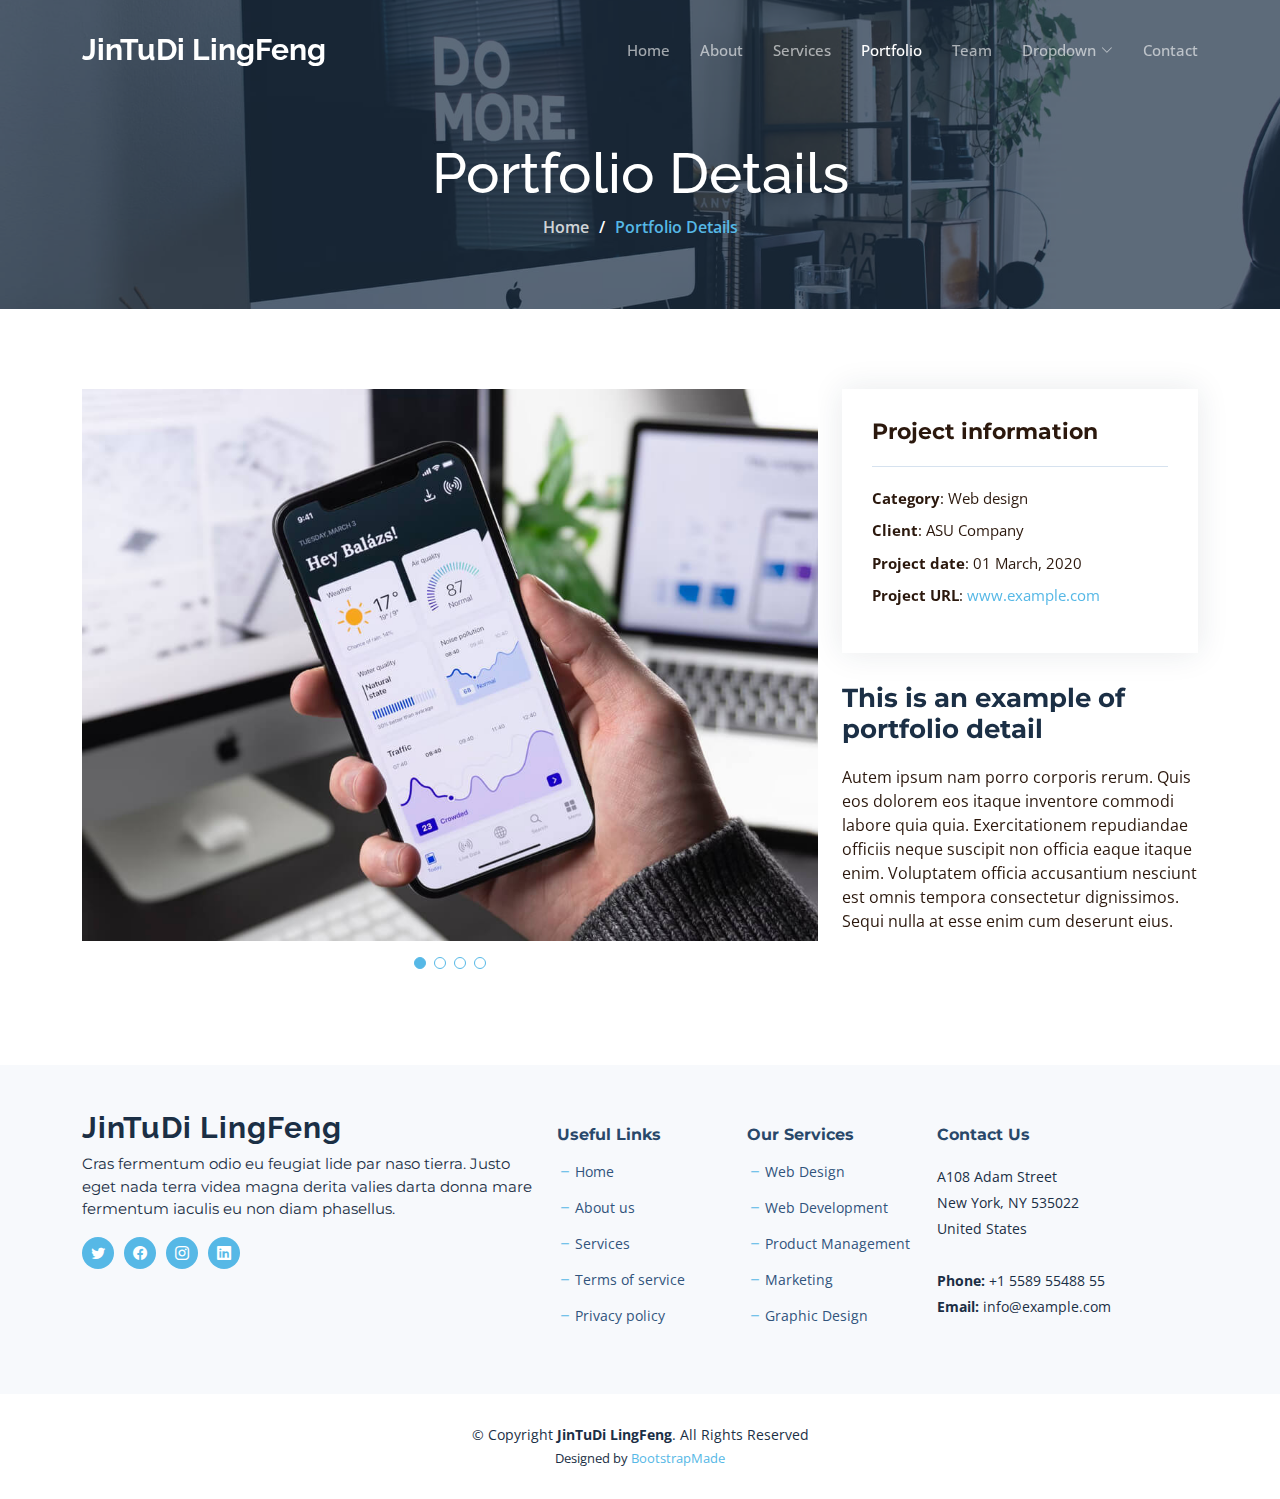
<file: portfolio-details.html>
<!DOCTYPE html>
<html lang="en">

<head>
  <meta charset="utf-8">
  <meta content="width=device-width, initial-scale=1.0" name="viewport">

  <title>Portfolio Details - HeroBiz Bootstrap Template</title>
  <meta content="" name="description">
  <meta content="" name="keywords">

  <!-- Favicons -->
  <link href="assets/img/favicon.png" rel="icon">
  <link href="assets/img/apple-touch-icon.png" rel="apple-touch-icon">

  <!-- Google Fonts -->
  <link rel="preconnect" href="https://fonts.googleapis.com">
  <link rel="preconnect" href="https://fonts.gstatic.com" crossorigin>
  <link href="https://fonts.googleapis.com/css2?family=Open+Sans:ital,wght@0,300;0,400;0,500;0,600;0,700;1,300;1,400;1,600;1,700&family=Montserrat:ital,wght@0,300;0,400;0,500;0,600;0,700;1,300;1,400;1,500;1,600;1,700&family=Raleway:ital,wght@0,300;0,400;0,500;0,600;0,700;1,300;1,400;1,500;1,600;1,700&display=swap" rel="stylesheet">

  <!-- Vendor CSS Files -->
  <link href="assets/vendor/bootstrap/css/bootstrap.min.css" rel="stylesheet">
  <link href="assets/vendor/bootstrap-icons/bootstrap-icons.css" rel="stylesheet">
  <link href="assets/vendor/aos/aos.css" rel="stylesheet">
  <link href="assets/vendor/glightbox/css/glightbox.min.css" rel="stylesheet">
  <link href="assets/vendor/swiper/swiper-bundle.min.css" rel="stylesheet">
  <link href="assets/vendor/remixicon/remixicon.css" rel="stylesheet">

  <!-- Template Main CSS File -->
  <link href="assets/css/main.css" rel="stylesheet">

  <!-- =======================================================
  * Template Name: JinTuDi LingFeng
  * Updated: Mar 10 2023 with Bootstrap v5.2.3
  * Template URL: https://bootstrapmade.com/JinTuDi LingFeng-bootstrap-business-template/
  * Author: BootstrapMade.com
  * License: https://bootstrapmade.com/license/
  ======================================================== -->
</head>

<body class="page-portfolio">

  <!-- ======= Header ======= -->
  <header id="header" class="header d-flex align-items-center fixed-top">
    <div class="container-fluid container-xl d-flex align-items-center justify-content-between">

      <a href="index.html" class="logo d-flex align-items-center">
        <!-- Uncomment the line below if you also wish to use an image logo -->
        <!-- <img src="assets/img/logo.png" alt=""> -->
        <h1 class="d-flex align-items-center">JinTuDi LingFeng</h1>
      </a>

      <i class="mobile-nav-toggle mobile-nav-show bi bi-list"></i>
      <i class="mobile-nav-toggle mobile-nav-hide d-none bi bi-x"></i>

      <nav id="navbar" class="navbar">
        <ul>
          <li><a href="index.html">Home</a></li>
          <li><a href="about.html">About</a></li>
          <li><a href="services.html">Services</a></li>
          <li><a href="portfolio.html" class="active">Portfolio</a></li>
          <li><a href="team.html">Team</a></li>
          <!--<li><a href="blog.html">Blog</a></li>-->
          <li class="dropdown"><a href="#"><span>Dropdown</span> <i class="bi bi-chevron-down dropdown-indicator"></i></a>
            <ul>
              <li><a href="#">Dropdown 1</a></li>
              <li class="dropdown"><a href="#"><span>Deep Dropdown</span> <i class="bi bi-chevron-down dropdown-indicator"></i></a>
                <ul>
                  <li><a href="#">Deep Dropdown 1</a></li>
                  <li><a href="#">Deep Dropdown 2</a></li>
                  <li><a href="#">Deep Dropdown 3</a></li>
                  <li><a href="#">Deep Dropdown 4</a></li>
                  <li><a href="#">Deep Dropdown 5</a></li>
                </ul>
              </li>
              <li><a href="#">Dropdown 2</a></li>
              <li><a href="#">Dropdown 3</a></li>
              <li><a href="#">Dropdown 4</a></li>
            </ul>
          </li>
          <li><a href="contact.html">Contact</a></li>
        </ul>
      </nav><!-- .navbar -->

    </div>
  </header><!-- End Header -->

  <main id="main">

    <!-- ======= Breadcrumbs ======= -->
    <div class="breadcrumbs d-flex align-items-center" style="background-image: url('assets/img/portfolio-header.jpg');">
      <div class="container position-relative d-flex flex-column align-items-center">

        <h2>Portfolio Details</h2>
        <ol>
          <li><a href="index.html">Home</a></li>
          <li>Portfolio Details</li>
        </ol>

      </div>
    </div><!-- End Breadcrumbs -->

    <!-- ======= Portfolio Details Section ======= -->
    <section id="portfolio-details" class="portfolio-details">
      <div class="container" data-aos="fade-up">

        <div class="row gy-4">

          <div class="col-lg-8">
            <div class="slides-1 portfolio-details-slider swiper">
              <div class="swiper-wrapper align-items-center">

                <div class="swiper-slide">
                  <img src="assets/img/portfolio/app-1.jpg" alt="">
                </div>

                <div class="swiper-slide">
                  <img src="assets/img/portfolio/product-1.jpg" alt="">
                </div>

                <div class="swiper-slide">
                  <img src="assets/img/portfolio/branding-1.jpg" alt="">
                </div>

                <div class="swiper-slide">
                  <img src="assets/img/portfolio/books-1.jpg" alt="">
                </div>

              </div>
              <div class="swiper-pagination"></div>
            </div>
          </div>

          <div class="col-lg-4">
            <div class="portfolio-info">
              <h3>Project information</h3>
              <ul>
                <li><strong>Category</strong>: Web design</li>
                <li><strong>Client</strong>: ASU Company</li>
                <li><strong>Project date</strong>: 01 March, 2020</li>
                <li><strong>Project URL</strong>: <a href="#">www.example.com</a></li>
              </ul>
            </div>
            <div class="portfolio-description">
              <h2>This is an example of portfolio detail</h2>
              <p>
                Autem ipsum nam porro corporis rerum. Quis eos dolorem eos itaque inventore commodi labore quia quia. Exercitationem repudiandae officiis neque suscipit non officia eaque itaque enim. Voluptatem officia accusantium nesciunt est omnis tempora consectetur dignissimos. Sequi nulla at esse enim cum deserunt eius.
              </p>
            </div>
          </div>

        </div>

      </div>
    </section><!-- End Portfolio Details Section -->

  </main><!-- End #main -->

  <!-- ======= Footer ======= -->
  <footer id="footer" class="footer">

    <div class="footer-content">
      <div class="container">
        <div class="row gy-4">
          <div class="col-lg-5 col-md-12 footer-info">
            <a href="index.html" class="logo d-flex align-items-center">
              <span>JinTuDi LingFeng</span>
            </a>
            <p>Cras fermentum odio eu feugiat lide par naso tierra. Justo eget nada terra videa magna derita valies darta donna mare fermentum iaculis eu non diam phasellus.</p>
            <div class="social-links d-flex  mt-3">
              <a href="#" class="twitter"><i class="bi bi-twitter"></i></a>
              <a href="#" class="facebook"><i class="bi bi-facebook"></i></a>
              <a href="#" class="instagram"><i class="bi bi-instagram"></i></a>
              <a href="#" class="linkedin"><i class="bi bi-linkedin"></i></a>
            </div>
          </div>

          <div class="col-lg-2 col-6 footer-links">
            <h4>Useful Links</h4>
            <ul>
              <li><i class="bi bi-dash"></i> <a href="#">Home</a></li>
              <li><i class="bi bi-dash"></i> <a href="#">About us</a></li>
              <li><i class="bi bi-dash"></i> <a href="#">Services</a></li>
              <li><i class="bi bi-dash"></i> <a href="#">Terms of service</a></li>
              <li><i class="bi bi-dash"></i> <a href="#">Privacy policy</a></li>
            </ul>
          </div>

          <div class="col-lg-2 col-6 footer-links">
            <h4>Our Services</h4>
            <ul>
              <li><i class="bi bi-dash"></i> <a href="#">Web Design</a></li>
              <li><i class="bi bi-dash"></i> <a href="#">Web Development</a></li>
              <li><i class="bi bi-dash"></i> <a href="#">Product Management</a></li>
              <li><i class="bi bi-dash"></i> <a href="#">Marketing</a></li>
              <li><i class="bi bi-dash"></i> <a href="#">Graphic Design</a></li>
            </ul>
          </div>

          <div class="col-lg-3 col-md-12 footer-contact text-center text-md-start">
            <h4>Contact Us</h4>
            <p>
              A108 Adam Street <br>
              New York, NY 535022<br>
              United States <br><br>
              <strong>Phone:</strong> +1 5589 55488 55<br>
              <strong>Email:</strong> info@example.com<br>
            </p>

          </div>

        </div>
      </div>
    </div>

    <div class="footer-legal">
      <div class="container">
        <div class="copyright">
          &copy; Copyright <strong><span>JinTuDi LingFeng</span></strong>. All Rights Reserved
        </div>
        <div class="credits">
          <!-- All the links in the footer should remain intact. -->
          <!-- You can delete the links only if you purchased the pro version. -->
          <!-- Licensing information: https://bootstrapmade.com/license/ -->
          <!-- Purchase the pro version with working PHP/AJAX contact form: https://bootstrapmade.com/JinTuDi LingFeng-bootstrap-business-template/ -->
          Designed by <a href="https://bootstrapmade.com/">BootstrapMade</a>
        </div>
      </div>
    </div>
  </footer><!-- End Footer --><!-- End Footer -->

  <a href="#" class="scroll-top d-flex align-items-center justify-content-center"><i class="bi bi-arrow-up-short"></i></a>

  <div id="preloader"></div>

  <!-- Vendor JS Files -->
  <script src="assets/vendor/bootstrap/js/bootstrap.bundle.min.js"></script>
  <script src="assets/vendor/aos/aos.js"></script>
  <script src="assets/vendor/glightbox/js/glightbox.min.js"></script>
  <script src="assets/vendor/swiper/swiper-bundle.min.js"></script>
  <script src="assets/vendor/isotope-layout/isotope.pkgd.min.js"></script>
  <script src="assets/vendor/php-email-form/validate.js"></script>

  <!-- Template Main JS File -->
  <script src="assets/js/main.js"></script>

</body>

</html>
</file>
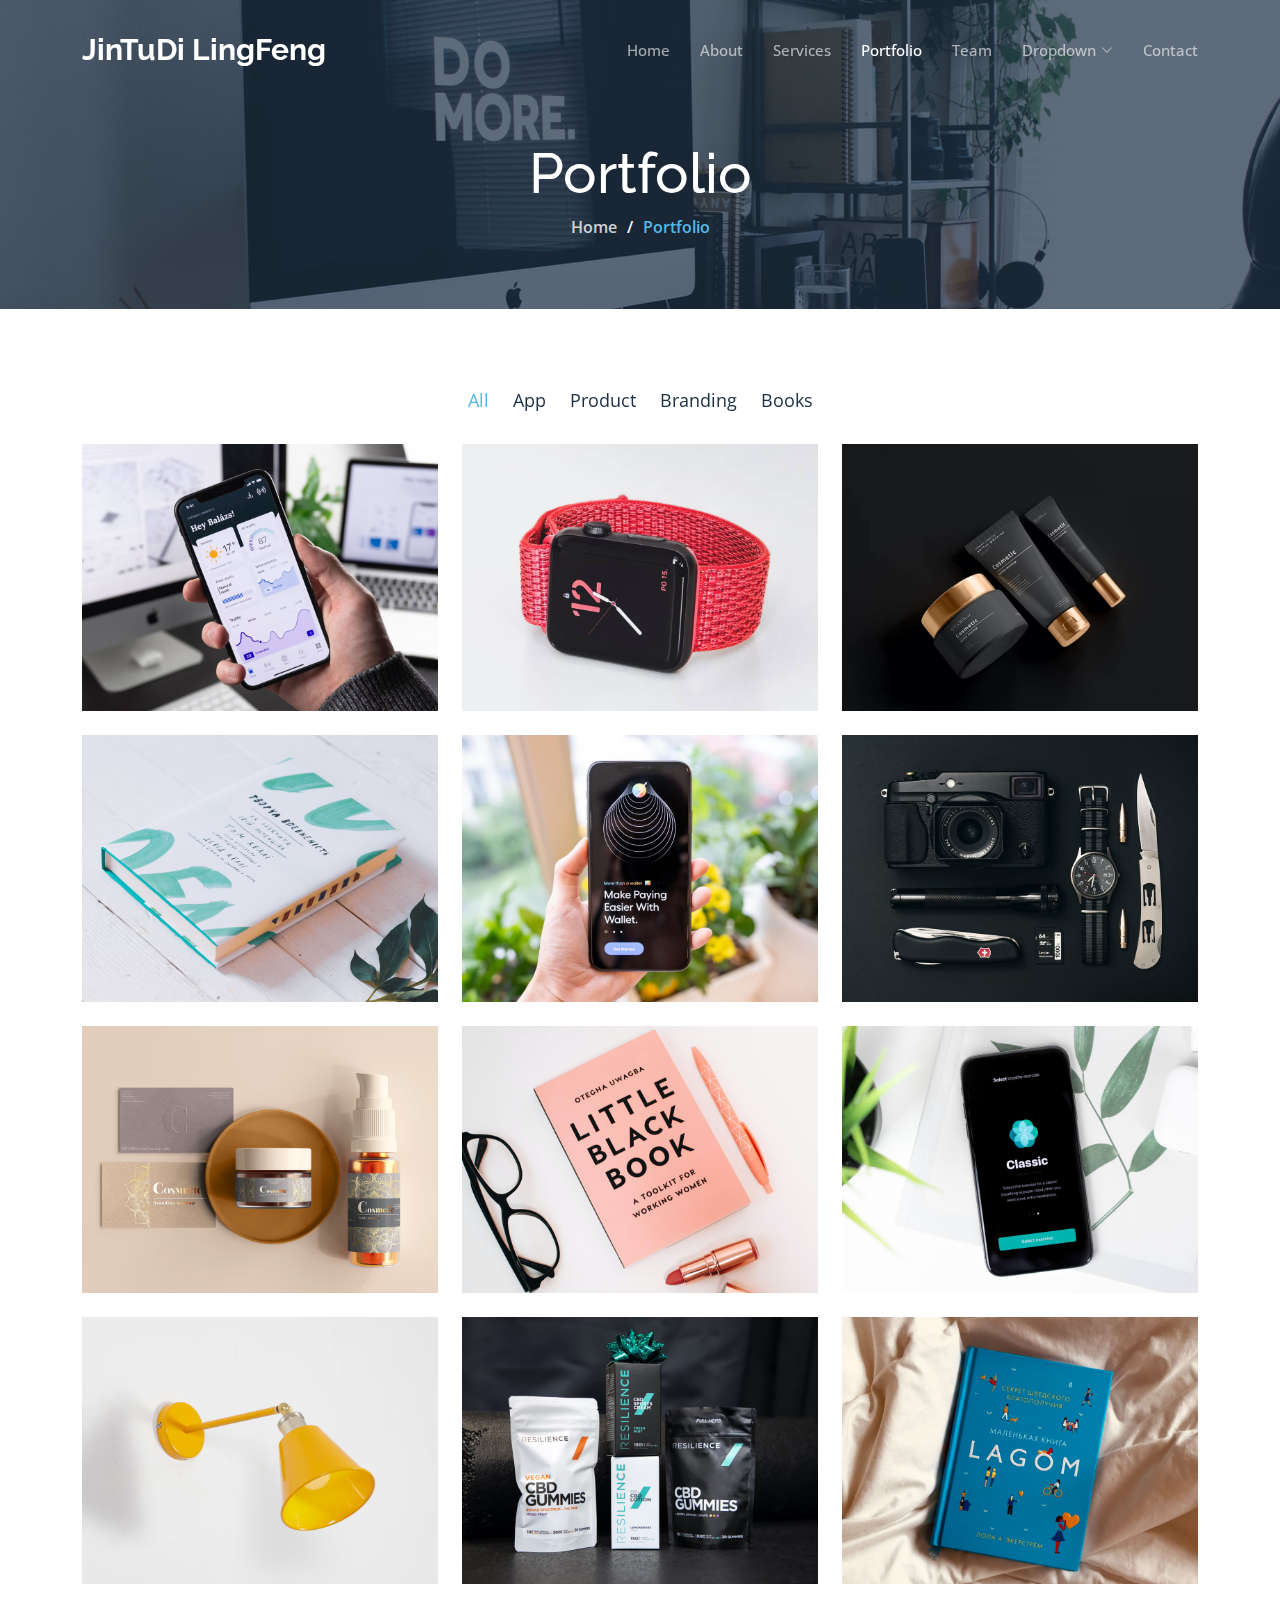
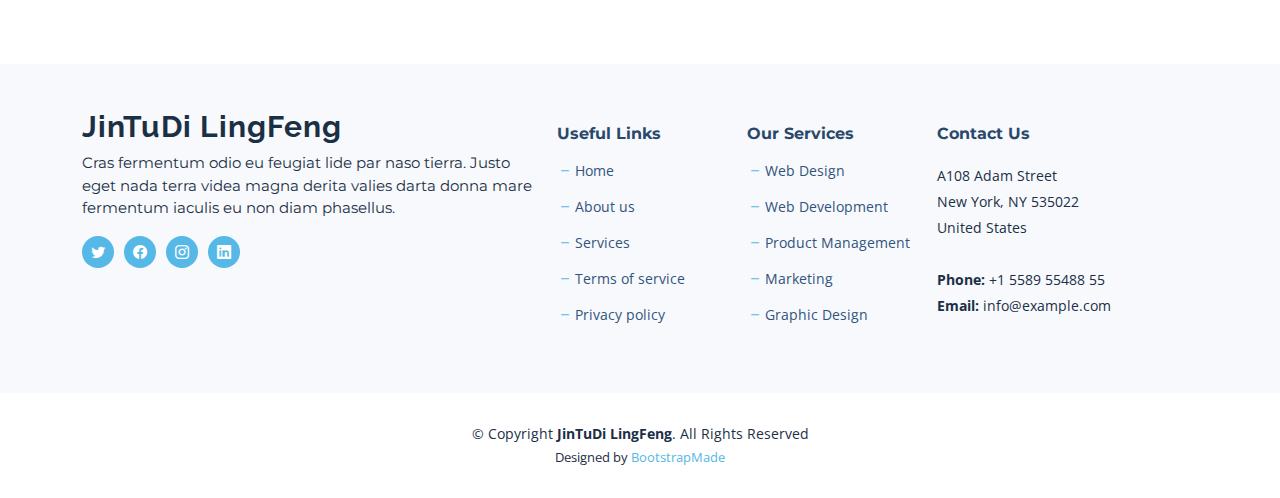
<file: portfolio.html>
<!DOCTYPE html>
<html lang="en">

<head>
  <meta charset="utf-8">
  <meta content="width=device-width, initial-scale=1.0" name="viewport">

  <title>JinTuDi LingFeng Bootstrap Template - Portfolio</title>
  <meta content="" name="description">
  <meta content="" name="keywords">

  <!-- Favicons -->
  <link href="assets/img/favicon.png" rel="icon">
  <link href="assets/img/apple-touch-icon.png" rel="apple-touch-icon">

  <!-- Google Fonts -->
  <link rel="preconnect" href="https://fonts.googleapis.com">
  <link rel="preconnect" href="https://fonts.gstatic.com" crossorigin>
  <link href="https://fonts.googleapis.com/css2?family=Open+Sans:ital,wght@0,300;0,400;0,500;0,600;0,700;1,300;1,400;1,600;1,700&family=Montserrat:ital,wght@0,300;0,400;0,500;0,600;0,700;1,300;1,400;1,500;1,600;1,700&family=Raleway:ital,wght@0,300;0,400;0,500;0,600;0,700;1,300;1,400;1,500;1,600;1,700&display=swap" rel="stylesheet">

  <!-- Vendor CSS Files -->
  <link href="assets/vendor/bootstrap/css/bootstrap.min.css" rel="stylesheet">
  <link href="assets/vendor/bootstrap-icons/bootstrap-icons.css" rel="stylesheet">
  <link href="assets/vendor/aos/aos.css" rel="stylesheet">
  <link href="assets/vendor/glightbox/css/glightbox.min.css" rel="stylesheet">
  <link href="assets/vendor/swiper/swiper-bundle.min.css" rel="stylesheet">
  <link href="assets/vendor/remixicon/remixicon.css" rel="stylesheet">

  <!-- Template Main CSS File -->
  <link href="assets/css/main.css" rel="stylesheet">

  <!-- =======================================================
  * Template Name: JinTuDi LingFeng
  * Updated: Mar 10 2023 with Bootstrap v5.2.3
  * Template URL: https://bootstrapmade.com/JinTuDi LingFeng-bootstrap-business-template/
  * Author: BootstrapMade.com
  * License: https://bootstrapmade.com/license/
  ======================================================== -->
</head>

<body class="page-portfolio">

  <!-- ======= Header ======= -->
  <header id="header" class="header d-flex align-items-center fixed-top">
    <div class="container-fluid container-xl d-flex align-items-center justify-content-between">

      <a href="index.html" class="logo d-flex align-items-center">
        <!-- Uncomment the line below if you also wish to use an image logo -->
        <!-- <img src="assets/img/logo.png" alt=""> -->
        <h1 class="d-flex align-items-center">JinTuDi LingFeng</h1>
      </a>

      <i class="mobile-nav-toggle mobile-nav-show bi bi-list"></i>
      <i class="mobile-nav-toggle mobile-nav-hide d-none bi bi-x"></i>

      <nav id="navbar" class="navbar">
        <ul>
          <li><a href="index.html">Home</a></li>
          <li><a href="about.html">About</a></li>
          <li><a href="services.html">Services</a></li>
          <li><a href="portfolio.html" class="active">Portfolio</a></li>
          <li><a href="team.html">Team</a></li>
          <!--<li><a href="blog.html">Blog</a></li>-->
          <li class="dropdown"><a href="#"><span>Dropdown</span> <i class="bi bi-chevron-down dropdown-indicator"></i></a>
            <ul>
              <li><a href="#">Dropdown 1</a></li>
              <li class="dropdown"><a href="#"><span>Deep Dropdown</span> <i class="bi bi-chevron-down dropdown-indicator"></i></a>
                <ul>
                  <li><a href="#">Deep Dropdown 1</a></li>
                  <li><a href="#">Deep Dropdown 2</a></li>
                  <li><a href="#">Deep Dropdown 3</a></li>
                  <li><a href="#">Deep Dropdown 4</a></li>
                  <li><a href="#">Deep Dropdown 5</a></li>
                </ul>
              </li>
              <li><a href="#">Dropdown 2</a></li>
              <li><a href="#">Dropdown 3</a></li>
              <li><a href="#">Dropdown 4</a></li>
            </ul>
          </li>
          <li><a href="contact.html">Contact</a></li>
        </ul>
      </nav><!-- .navbar -->

    </div>
  </header><!-- End Header -->

  <main id="main">

    <!-- ======= Breadcrumbs ======= -->
    <div class="breadcrumbs d-flex align-items-center" style="background-image: url('assets/img/portfolio-header.jpg');">
      <div class="container position-relative d-flex flex-column align-items-center">

        <h2>Portfolio</h2>
        <ol>
          <li><a href="index.html">Home</a></li>
          <li>Portfolio</li>
        </ol>

      </div>
    </div><!-- End Breadcrumbs -->

    <!-- ======= Portfolio Section ======= -->
    <section id="portfolio" class="portfolio">
      <div class="container" data-aos="fade-up">

        <div class="portfolio-isotope" data-portfolio-filter="*" data-portfolio-layout="masonry" data-portfolio-sort="original-order">

          <ul class="portfolio-flters" data-aos="fade-up" data-aos-delay="100">
            <li data-filter="*" class="filter-active">All</li>
            <li data-filter=".filter-app">App</li>
            <li data-filter=".filter-product">Product</li>
            <li data-filter=".filter-branding">Branding</li>
            <li data-filter=".filter-books">Books</li>
          </ul><!-- End Portfolio Filters -->

          <div class="row gy-4 portfolio-container" data-aos="fade-up" data-aos-delay="300">

            <div class="col-lg-4 col-md-6 portfolio-item filter-app">
              <img src="assets/img/portfolio/app-1.jpg" class="img-fluid" alt="">
              <div class="portfolio-info">
                <h4>App 1</h4>
                <p>Lorem ipsum, dolor sit amet consectetur</p>
                <a href="assets/img/portfolio/app-1.jpg" title="App 1" data-gallery="portfolio-gallery-app" class="glightbox preview-link"><i class="bi bi-zoom-in"></i></a>
                <a href="portfolio-details.html" title="More Details" class="details-link"><i class="bi bi-link-45deg"></i></a>
              </div>
            </div><!-- End Portfolio Item -->

            <div class="col-lg-4 col-md-6 portfolio-item filter-product">
              <img src="assets/img/portfolio/product-1.jpg" class="img-fluid" alt="">
              <div class="portfolio-info">
                <h4>Product 1</h4>
                <p>Lorem ipsum, dolor sit amet consectetur</p>
                <a href="assets/img/portfolio/product-1.jpg" title="Product 1" data-gallery="portfolio-gallery-product" class="glightbox preview-link"><i class="bi bi-zoom-in"></i></a>
                <a href="portfolio-details.html" title="More Details" class="details-link"><i class="bi bi-link-45deg"></i></a>
              </div>
            </div><!-- End Portfolio Item -->

            <div class="col-lg-4 col-md-6 portfolio-item filter-branding">
              <img src="assets/img/portfolio/branding-1.jpg" class="img-fluid" alt="">
              <div class="portfolio-info">
                <h4>Branding 1</h4>
                <p>Lorem ipsum, dolor sit amet consectetur</p>
                <a href="assets/img/portfolio/branding-1.jpg" title="Branding 1" data-gallery="portfolio-gallery-branding" class="glightbox preview-link"><i class="bi bi-zoom-in"></i></a>
                <a href="portfolio-details.html" title="More Details" class="details-link"><i class="bi bi-link-45deg"></i></a>
              </div>
            </div><!-- End Portfolio Item -->

            <div class="col-lg-4 col-md-6 portfolio-item filter-books">
              <img src="assets/img/portfolio/books-1.jpg" class="img-fluid" alt="">
              <div class="portfolio-info">
                <h4>Books 1</h4>
                <p>Lorem ipsum, dolor sit amet consectetur</p>
                <a href="assets/img/portfolio/books-1.jpg" title="Branding 1" data-gallery="portfolio-gallery-book" class="glightbox preview-link"><i class="bi bi-zoom-in"></i></a>
                <a href="portfolio-details.html" title="More Details" class="details-link"><i class="bi bi-link-45deg"></i></a>
              </div>
            </div><!-- End Portfolio Item -->

            <div class="col-lg-4 col-md-6 portfolio-item filter-app">
              <img src="assets/img/portfolio/app-2.jpg" class="img-fluid" alt="">
              <div class="portfolio-info">
                <h4>App 2</h4>
                <p>Lorem ipsum, dolor sit amet consectetur</p>
                <a href="assets/img/portfolio/app-2.jpg" title="App 2" data-gallery="portfolio-gallery-app" class="glightbox preview-link"><i class="bi bi-zoom-in"></i></a>
                <a href="portfolio-details.html" title="More Details" class="details-link"><i class="bi bi-link-45deg"></i></a>
              </div>
            </div><!-- End Portfolio Item -->

            <div class="col-lg-4 col-md-6 portfolio-item filter-product">
              <img src="assets/img/portfolio/product-2.jpg" class="img-fluid" alt="">
              <div class="portfolio-info">
                <h4>Product 2</h4>
                <p>Lorem ipsum, dolor sit amet consectetur</p>
                <a href="assets/img/portfolio/product-2.jpg" title="Product 2" data-gallery="portfolio-gallery-product" class="glightbox preview-link"><i class="bi bi-zoom-in"></i></a>
                <a href="portfolio-details.html" title="More Details" class="details-link"><i class="bi bi-link-45deg"></i></a>
              </div>
            </div><!-- End Portfolio Item -->

            <div class="col-lg-4 col-md-6 portfolio-item filter-branding">
              <img src="assets/img/portfolio/branding-2.jpg" class="img-fluid" alt="">
              <div class="portfolio-info">
                <h4>Branding 2</h4>
                <p>Lorem ipsum, dolor sit amet consectetur</p>
                <a href="assets/img/portfolio/branding-2.jpg" title="Branding 2" data-gallery="portfolio-gallery-branding" class="glightbox preview-link"><i class="bi bi-zoom-in"></i></a>
                <a href="portfolio-details.html" title="More Details" class="details-link"><i class="bi bi-link-45deg"></i></a>
              </div>
            </div><!-- End Portfolio Item -->

            <div class="col-lg-4 col-md-6 portfolio-item filter-books">
              <img src="assets/img/portfolio/books-2.jpg" class="img-fluid" alt="">
              <div class="portfolio-info">
                <h4>Books 2</h4>
                <p>Lorem ipsum, dolor sit amet consectetur</p>
                <a href="assets/img/portfolio/books-2.jpg" title="Branding 2" data-gallery="portfolio-gallery-book" class="glightbox preview-link"><i class="bi bi-zoom-in"></i></a>
                <a href="portfolio-details.html" title="More Details" class="details-link"><i class="bi bi-link-45deg"></i></a>
              </div>
            </div><!-- End Portfolio Item -->

            <div class="col-lg-4 col-md-6 portfolio-item filter-app">
              <img src="assets/img/portfolio/app-3.jpg" class="img-fluid" alt="">
              <div class="portfolio-info">
                <h4>App 3</h4>
                <p>Lorem ipsum, dolor sit amet consectetur</p>
                <a href="assets/img/portfolio/app-3.jpg" title="App 3" data-gallery="portfolio-gallery-app" class="glightbox preview-link"><i class="bi bi-zoom-in"></i></a>
                <a href="portfolio-details.html" title="More Details" class="details-link"><i class="bi bi-link-45deg"></i></a>
              </div>
            </div><!-- End Portfolio Item -->

            <div class="col-lg-4 col-md-6 portfolio-item filter-product">
              <img src="assets/img/portfolio/product-3.jpg" class="img-fluid" alt="">
              <div class="portfolio-info">
                <h4>Product 3</h4>
                <p>Lorem ipsum, dolor sit amet consectetur</p>
                <a href="assets/img/portfolio/product-3.jpg" title="Product 3" data-gallery="portfolio-gallery-product" class="glightbox preview-link"><i class="bi bi-zoom-in"></i></a>
                <a href="portfolio-details.html" title="More Details" class="details-link"><i class="bi bi-link-45deg"></i></a>
              </div>
            </div><!-- End Portfolio Item -->

            <div class="col-lg-4 col-md-6 portfolio-item filter-branding">
              <img src="assets/img/portfolio/branding-3.jpg" class="img-fluid" alt="">
              <div class="portfolio-info">
                <h4>Branding 3</h4>
                <p>Lorem ipsum, dolor sit amet consectetur</p>
                <a href="assets/img/portfolio/branding-3.jpg" title="Branding 2" data-gallery="portfolio-gallery-branding" class="glightbox preview-link"><i class="bi bi-zoom-in"></i></a>
                <a href="portfolio-details.html" title="More Details" class="details-link"><i class="bi bi-link-45deg"></i></a>
              </div>
            </div><!-- End Portfolio Item -->

            <div class="col-lg-4 col-md-6 portfolio-item filter-books">
              <img src="assets/img/portfolio/books-3.jpg" class="img-fluid" alt="">
              <div class="portfolio-info">
                <h4>Books 3</h4>
                <p>Lorem ipsum, dolor sit amet consectetur</p>
                <a href="assets/img/portfolio/books-3.jpg" title="Branding 3" data-gallery="portfolio-gallery-book" class="glightbox preview-link"><i class="bi bi-zoom-in"></i></a>
                <a href="portfolio-details.html" title="More Details" class="details-link"><i class="bi bi-link-45deg"></i></a>
              </div>
            </div><!-- End Portfolio Item -->

          </div><!-- End Portfolio Container -->

        </div>

      </div>
    </section><!-- End Portfolio Section -->

  </main><!-- End #main -->

  <!-- ======= Footer ======= -->
  <footer id="footer" class="footer">

    <div class="footer-content">
      <div class="container">
        <div class="row gy-4">
          <div class="col-lg-5 col-md-12 footer-info">
            <a href="index.html" class="logo d-flex align-items-center">
              <span>JinTuDi LingFeng</span>
            </a>
            <p>Cras fermentum odio eu feugiat lide par naso tierra. Justo eget nada terra videa magna derita valies darta donna mare fermentum iaculis eu non diam phasellus.</p>
            <div class="social-links d-flex  mt-3">
              <a href="#" class="twitter"><i class="bi bi-twitter"></i></a>
              <a href="#" class="facebook"><i class="bi bi-facebook"></i></a>
              <a href="#" class="instagram"><i class="bi bi-instagram"></i></a>
              <a href="#" class="linkedin"><i class="bi bi-linkedin"></i></a>
            </div>
          </div>

          <div class="col-lg-2 col-6 footer-links">
            <h4>Useful Links</h4>
            <ul>
              <li><i class="bi bi-dash"></i> <a href="#">Home</a></li>
              <li><i class="bi bi-dash"></i> <a href="#">About us</a></li>
              <li><i class="bi bi-dash"></i> <a href="#">Services</a></li>
              <li><i class="bi bi-dash"></i> <a href="#">Terms of service</a></li>
              <li><i class="bi bi-dash"></i> <a href="#">Privacy policy</a></li>
            </ul>
          </div>

          <div class="col-lg-2 col-6 footer-links">
            <h4>Our Services</h4>
            <ul>
              <li><i class="bi bi-dash"></i> <a href="#">Web Design</a></li>
              <li><i class="bi bi-dash"></i> <a href="#">Web Development</a></li>
              <li><i class="bi bi-dash"></i> <a href="#">Product Management</a></li>
              <li><i class="bi bi-dash"></i> <a href="#">Marketing</a></li>
              <li><i class="bi bi-dash"></i> <a href="#">Graphic Design</a></li>
            </ul>
          </div>

          <div class="col-lg-3 col-md-12 footer-contact text-center text-md-start">
            <h4>Contact Us</h4>
            <p>
              A108 Adam Street <br>
              New York, NY 535022<br>
              United States <br><br>
              <strong>Phone:</strong> +1 5589 55488 55<br>
              <strong>Email:</strong> info@example.com<br>
            </p>

          </div>

        </div>
      </div>
    </div>

    <div class="footer-legal">
      <div class="container">
        <div class="copyright">
          &copy; Copyright <strong><span>JinTuDi LingFeng</span></strong>. All Rights Reserved
        </div>
        <div class="credits">
          <!-- All the links in the footer should remain intact. -->
          <!-- You can delete the links only if you purchased the pro version. -->
          <!-- Licensing information: https://bootstrapmade.com/license/ -->
          <!-- Purchase the pro version with working PHP/AJAX contact form: https://bootstrapmade.com/JinTuDi LingFeng-bootstrap-business-template/ -->
          Designed by <a href="https://bootstrapmade.com/">BootstrapMade</a>
        </div>
      </div>
    </div>
  </footer><!-- End Footer --><!-- End Footer -->

  <a href="#" class="scroll-top d-flex align-items-center justify-content-center"><i class="bi bi-arrow-up-short"></i></a>

  <div id="preloader"></div>

  <!-- Vendor JS Files -->
  <script src="assets/vendor/bootstrap/js/bootstrap.bundle.min.js"></script>
  <script src="assets/vendor/aos/aos.js"></script>
  <script src="assets/vendor/glightbox/js/glightbox.min.js"></script>
  <script src="assets/vendor/swiper/swiper-bundle.min.js"></script>
  <script src="assets/vendor/isotope-layout/isotope.pkgd.min.js"></script>
  <script src="assets/vendor/php-email-form/validate.js"></script>

  <!-- Template Main JS File -->
  <script src="assets/js/main.js"></script>

</body>

</html>
</file>
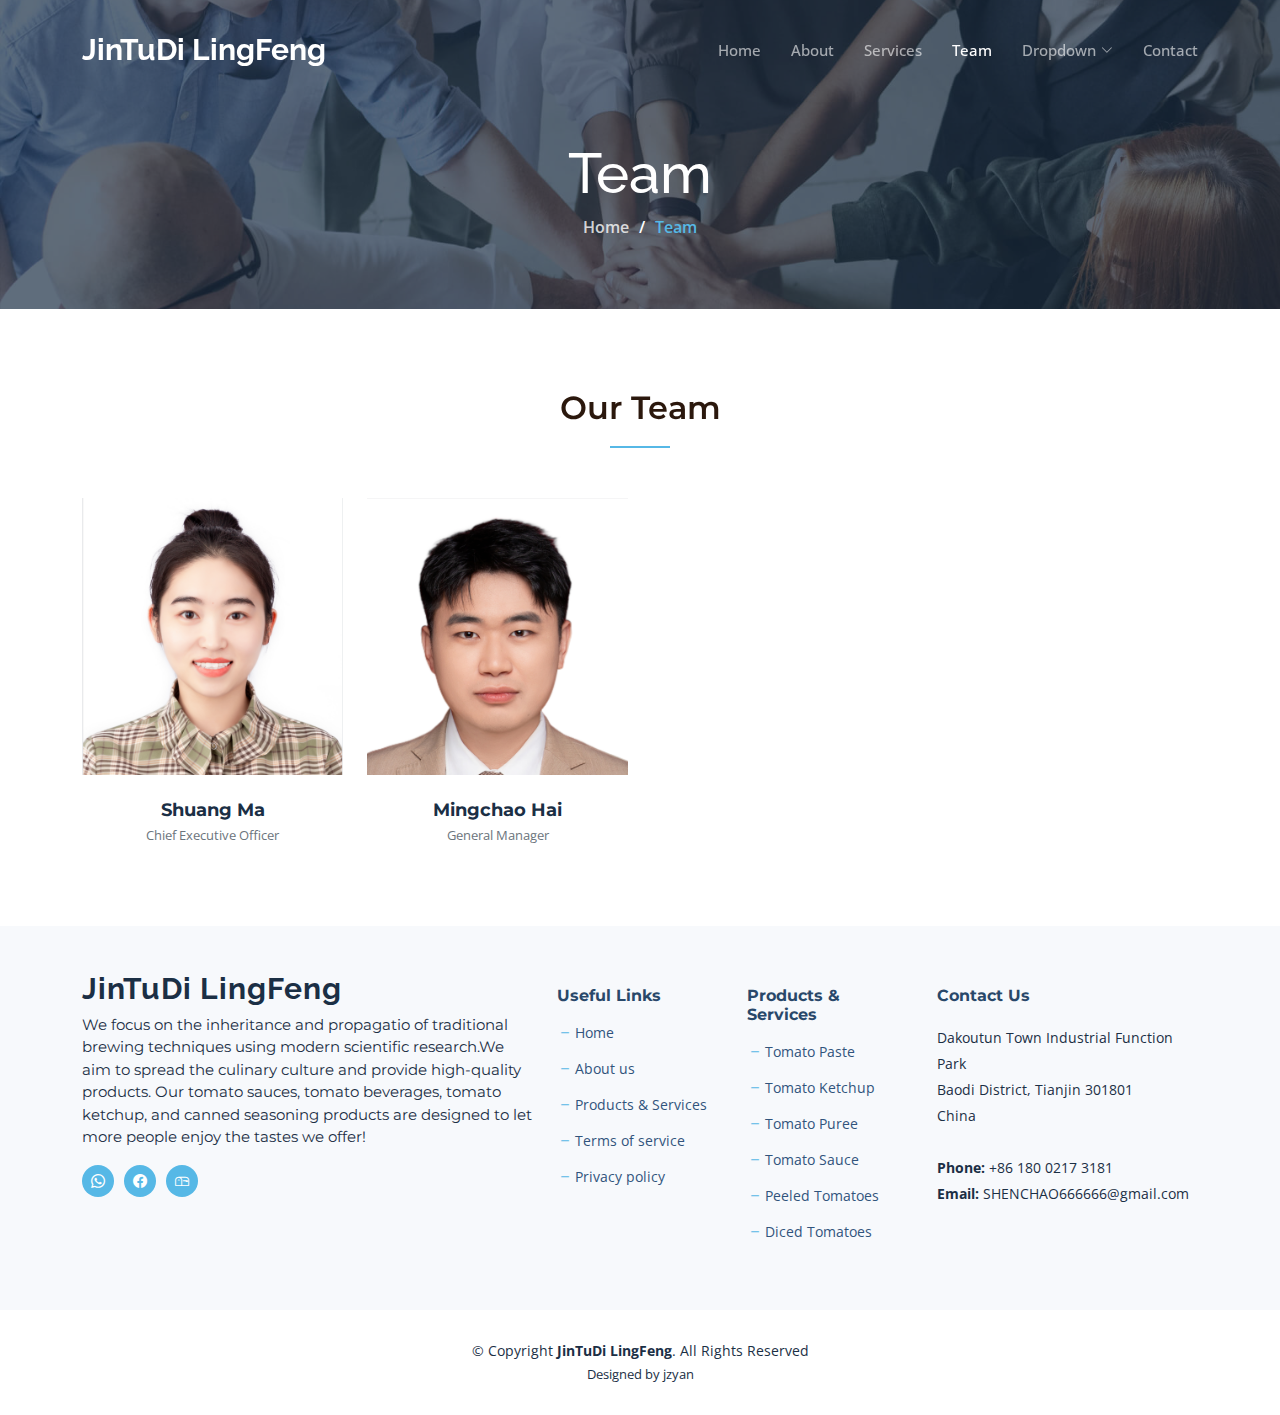
<file: team.html>
<!DOCTYPE html>
<html lang="en">

<head>
  <meta charset="utf-8">
  <meta content="width=device-width, initial-scale=1.0" name="viewport">

  <title>JinTuDi LingFeng Bootstrap Template - Team</title>
  <meta content="" name="description">
  <meta content="" name="keywords">

  <!-- Favicons -->
  <link href="assets/img/favicon.png" rel="icon">
  <link href="assets/img/apple-touch-icon.png" rel="apple-touch-icon">

  <!-- Google Fonts -->
  <link rel="preconnect" href="https://fonts.googleapis.com">
  <link rel="preconnect" href="https://fonts.gstatic.com" crossorigin>
  <link href="https://fonts.googleapis.com/css2?family=Open+Sans:ital,wght@0,300;0,400;0,500;0,600;0,700;1,300;1,400;1,600;1,700&family=Montserrat:ital,wght@0,300;0,400;0,500;0,600;0,700;1,300;1,400;1,500;1,600;1,700&family=Raleway:ital,wght@0,300;0,400;0,500;0,600;0,700;1,300;1,400;1,500;1,600;1,700&display=swap" rel="stylesheet">

  <!-- Vendor CSS Files -->
  <link href="assets/vendor/bootstrap/css/bootstrap.min.css" rel="stylesheet">
  <link href="assets/vendor/bootstrap-icons/bootstrap-icons.css" rel="stylesheet">
  <link href="assets/vendor/aos/aos.css" rel="stylesheet">
  <link href="assets/vendor/glightbox/css/glightbox.min.css" rel="stylesheet">
  <link href="assets/vendor/swiper/swiper-bundle.min.css" rel="stylesheet">
  <link href="assets/vendor/remixicon/remixicon.css" rel="stylesheet">

  <!-- Template Main CSS File -->
  <link href="assets/css/main.css" rel="stylesheet">

  <!-- =======================================================
  * Template Name: JinTuDi LingFeng
  * Updated: Mar 10 2023 with Bootstrap v5.2.3
  * Template URL: https://bootstrapmade.com/JinTuDi LingFeng-bootstrap-business-template/
  * Author: BootstrapMade.com
  * License: https://bootstrapmade.com/license/
  ======================================================== -->
</head>

<body class="page-team">

  <!-- ======= Header ======= -->
  <header id="header" class="header d-flex align-items-center fixed-top">
    <div class="container-fluid container-xl d-flex align-items-center justify-content-between">

      <a href="index.html" class="logo d-flex align-items-center">
        <!-- Uncomment the line below if you also wish to use an image logo -->
        <!-- <img src="assets/img/logo.png" alt=""> -->
        <h1 class="d-flex align-items-center">JinTuDi LingFeng</h1>
      </a>

      <i class="mobile-nav-toggle mobile-nav-show bi bi-list"></i>
      <i class="mobile-nav-toggle mobile-nav-hide d-none bi bi-x"></i>

      <nav id="navbar" class="navbar">
        <ul>
          <li><a href="index.html">Home</a></li>
          <li><a href="about.html">About</a></li>
          <li><a href="services.html">Services</a></li>
          <!--<li><a href="portfolio.html">portfolio</a></li>-->
          <li><a href="team.html" class="active">Team</a></li>
          <!--<li><a href="blog.html">Blog</a></li>-->
          <li class="dropdown"><a href="#"><span>Dropdown</span> <i class="bi bi-chevron-down dropdown-indicator"></i></a>
            <ul>
              <li><a href="#">Dropdown 1</a></li>
              <li class="dropdown"><a href="#"><span>Deep Dropdown</span> <i class="bi bi-chevron-down dropdown-indicator"></i></a>
                <ul>
                  <li><a href="#">Deep Dropdown 1</a></li>
                  <li><a href="#">Deep Dropdown 2</a></li>
                  <li><a href="#">Deep Dropdown 3</a></li>
                  <li><a href="#">Deep Dropdown 4</a></li>
                  <li><a href="#">Deep Dropdown 5</a></li>
                </ul>
              </li>
              <li><a href="#">Dropdown 2</a></li>
              <li><a href="#">Dropdown 3</a></li>
              <li><a href="#">Dropdown 4</a></li>
            </ul>
          </li>
          <li><a href="contact.html">Contact</a></li>
        </ul>
      </nav><!-- .navbar -->

    </div>
  </header><!-- End Header -->

  <main id="main">

    <!-- ======= Breadcrumbs ======= -->
    <div class="breadcrumbs d-flex align-items-center" style="background-image: url('assets/img/team-header.jpg');">
      <div class="container position-relative d-flex flex-column align-items-center">

        <h2>Team</h2>
        <ol>
          <li><a href="index.html">Home</a></li>
          <li>Team</li>
        </ol>

      </div>
    </div><!-- End Breadcrumbs -->

    <!-- ======= Team Section ======= -->
    <section id="team" class="team">
      <div class="container" data-aos="fade-up">

        <div class="section-header">
          <h2>Our Team</h2>

        </div>

        <div class="row gy-4">

          <div class="col-lg-3 col-md-6" data-aos="fade-up" data-aos-delay="100">
            <div class="team-member">
              <div class="member-img">
                <img src="assets/img/team/图片2.png" class="img-fluid" alt="">
                <div class="social">
                  <a href=""><i class="bi bi-twitter"></i></a>
                  <a href=""><i class="bi bi-facebook"></i></a>
                  <a href=""><i class="bi bi-instagram"></i></a>
                  <a href=""><i class="bi bi-linkedin"></i></a>
                </div>
              </div>
              <div class="member-info">
                <h4>Shuang Ma</h4>
                <span>Chief Executive Officer</span>
              </div>
            </div>
          </div><!-- End Team Member -->

          <div class="col-lg-3 col-md-6" data-aos="fade-up" data-aos-delay="200">
            <div class="team-member">
              <div class="member-img">
                <img src="assets/img/team/图片1.png" class="img-fluid" alt="">
                <div class="social">
                  <a href=""><i class="bi bi-twitter"></i></a>
                  <a href=""><i class="bi bi-facebook"></i></a>
                  <a href=""><i class="bi bi-instagram"></i></a>
                  <a href=""><i class="bi bi-linkedin"></i></a>
                </div>
              </div>
              <div class="member-info">
                <h4>Mingchao Hai</h4>
                <span>General Manager</span>
              </div>
            </div>
          </div><!-- End Team Member -->

<!--          <div class="col-lg-3 col-md-6" data-aos="fade-up" data-aos-delay="300">-->
<!--            <div class="team-member">-->
<!--              <div class="member-img">-->
<!--                <img src="assets/img/team/team-3.jpg" class="img-fluid" alt="">-->
<!--                <div class="social">-->
<!--                  <a href=""><i class="bi bi-twitter"></i></a>-->
<!--                  <a href=""><i class="bi bi-facebook"></i></a>-->
<!--                  <a href=""><i class="bi bi-instagram"></i></a>-->
<!--                  <a href=""><i class="bi bi-linkedin"></i></a>-->
<!--                </div>-->
<!--              </div>-->
<!--              <div class="member-info">-->
<!--                <h4>William Anderson</h4>-->
<!--                <span>CTO</span>-->
<!--              </div>-->
<!--            </div>-->
<!--          </div>&lt;!&ndash; End Team Member &ndash;&gt;-->

<!--          <div class="col-lg-3 col-md-6" data-aos="fade-up" data-aos-delay="400">-->
<!--            <div class="team-member">-->
<!--              <div class="member-img">-->
<!--                <img src="assets/img/team/team-4.jpg" class="img-fluid" alt="">-->
<!--                <div class="social">-->
<!--                  <a href=""><i class="bi bi-twitter"></i></a>-->
<!--                  <a href=""><i class="bi bi-facebook"></i></a>-->
<!--                  <a href=""><i class="bi bi-instagram"></i></a>-->
<!--                  <a href=""><i class="bi bi-linkedin"></i></a>-->
<!--                </div>-->
<!--              </div>-->
<!--              <div class="member-info">-->
<!--                <h4>Amanda Jepson</h4>-->
<!--                <span>Accountant</span>-->
<!--              </div>-->
<!--            </div>-->
<!--          </div>&lt;!&ndash; End Team Member &ndash;&gt;-->

        </div>

      </div>
    </section><!-- End Team Section -->

  </main><!-- End #main -->

<!-- ======= Footer ======= -->
  <footer id="footer" class="footer">

    <div class="footer-content">
      <div class="container">
        <div class="row gy-4">
          <div class="col-lg-5 col-md-12 footer-info">
            <a href="index.html" class="logo d-flex align-items-center">
              <span>JinTuDi LingFeng</span>
            </a>
            <p>  We focus on the inheritance and propagatio of traditional brewing techniques using modern scientific research.We aim to spread the culinary culture and provide high-quality products. Our  tomato sauces, tomato beverages, tomato ketchup, and canned seasoning products are designed to let more people enjoy the tastes we offer!</p>
            <div class="social-links d-flex  mt-3">
              <a href="https://wa.me/18002173181" class="whatsapp"><i class="bi bi-whatsapp"></i></a>
              <a href="https://www.facebook.com/profile.php?id=100090977941835" class="facebook"><i class="bi bi-facebook"></i></a>
              <a href="mailto:shenchao666666@gmail.com" class="email"><i class="bi bi-mailbox"></i></a>
              <!--<a href="#" class="linkedin"><i class="bi bi-linkedin"></i></a>-->
            </div>
          </div>

          <div class="col-lg-2 col-6 footer-links">
            <h4>Useful Links</h4>
            <ul>
              <li><i class="bi bi-dash"></i> <a href="#">Home</a></li>
              <li><i class="bi bi-dash"></i> <a href="#">About us</a></li>
              <li><i class="bi bi-dash"></i> <a href="#">Products & Services</a></li>
              <li><i class="bi bi-dash"></i> <a href="#">Terms of service</a></li>
              <li><i class="bi bi-dash"></i> <a href="#">Privacy policy</a></li>
            </ul>
          </div>

          <div class="col-lg-2 col-6 footer-links">
            <h4>Products & Services</h4>
            <ul>
              <li><i class="bi bi-dash"></i> <a href="#">Tomato Paste</a></li>
              <li><i class="bi bi-dash"></i> <a href="#">Tomato Ketchup</a></li>
              <li><i class="bi bi-dash"></i> <a href="#">Tomato Puree</a></li>
              <li><i class="bi bi-dash"></i> <a href="#">Tomato Sauce</a></li>
              <li><i class="bi bi-dash"></i> <a href="#">Peeled Tomatoes </a></li><li><i class="bi bi-dash"></i> <a href="#">Diced Tomatoes </a></li>
            </ul>
          </div>

          <div class="col-lg-3 col-md-12 footer-contact text-center text-md-start">
            <h4>Contact Us</h4>
            <p>
              Dakoutun Town Industrial Function Park <br>
              Baodi District, Tianjin 	301801<br>
              China <br><br>
              <strong>Phone:</strong> +86 180 0217 3181<br>
              <strong>Email:</strong> SHENCHAO666666@gmail.com<br>
            </p>

          </div>

        </div>
      </div>
    </div>

    <div class="footer-legal">
      <div class="container">
        <div class="copyright">
          &copy; Copyright <strong><span>JinTuDi LingFeng</span></strong>. All Rights Reserved
        </div>
        <div class="credits">
          <!-- All the links in the footer should remain intact. -->
          <!-- You can delete the links only if you purchased the pro version. -->
          <!-- Licensing information: https://bootstrapmade.com/license/ -->
          <!-- Purchase the pro version with working PHP/AJAX contact form: https://bootstrapmade.com/JinTuDi LingFeng-bootstrap-business-template/ -->
          Designed by jzyan
        </div>
      </div>
    </div>
  </footer><!-- End Footer --><!-- End Footer -->

  <a href="#" class="scroll-top d-flex align-items-center justify-content-center"><i class="bi bi-arrow-up-short"></i></a>

  <div id="preloader"></div>

  <!-- Vendor JS Files -->
  <script src="assets/vendor/bootstrap/js/bootstrap.bundle.min.js"></script>
  <script src="assets/vendor/aos/aos.js"></script>
  <script src="assets/vendor/glightbox/js/glightbox.min.js"></script>
  <script src="assets/vendor/swiper/swiper-bundle.min.js"></script>
  <script src="assets/vendor/isotope-layout/isotope.pkgd.min.js"></script>
  <script src="assets/vendor/php-email-form/validate.js"></script>

  <!-- Template Main JS File -->
  <script src="assets/js/main.js"></script>

</body>

</html>
</file>
<file: assets/css/main.css>
/**
* Template Name: JinTuDi LingFeng
* Updated: Mar 10 2023 with Bootstrap v5.2.3
* Template URL: https://bootstrapmade.com/JinTuDi LingFeng-bootstrap-business-template/
* Author: BootstrapMade.com
* License: https://bootstrapmade.com/license/
*/

/*--------------------------------------------------------------
# Set main reusable colors and fonts using CSS variables
# Learn more about CSS variables at https://developer.mozilla.org/en-US/docs/Web/CSS/Using_CSS_custom_properties
--------------------------------------------------------------*/
/* Fonts */
:root {
  --font-default: "Open Sans", system-ui, -apple-system, "Segoe UI", Roboto, "Helvetica Neue", Arial, "Noto Sans", "Liberation Sans", sans-serif, "Apple Color Emoji", "Segoe UI Emoji", "Segoe UI Symbol", "Noto Color Emoji";
  --font-primary: "Montserrat", sans-serif;
  --font-secondary: "Raleway", sans-serif;
}

/* Colors */
:root {
  --color-default: #2b180d;
  --color-primary: #56b8e6;
  --color-secondary: #1b2f45;
}

/* Smooth scroll behavior */
:root {
  scroll-behavior: smooth;
}

/*--------------------------------------------------------------
# General
--------------------------------------------------------------*/
body {
  font-family: var(--font-default);
  color: var(--color-default);
}

a {
  color: var(--color-primary);
  text-decoration: none;
  transition: 0.3s;
}

a:hover {
  color: #82cbed;
  text-decoration: none;
}

h1,
h2,
h3,
h4,
h5,
h6 {
  font-family: var(--font-primary);
}

/*--------------------------------------------------------------
# Sections & Section Header
--------------------------------------------------------------*/
section {
  overflow: hidden;
  padding: 80px 0;
}

.section-header {
  text-align: center;
  padding-bottom: 30px;
}

.section-header h2 {
  font-size: 32px;
  font-weight: 600;
  margin-bottom: 20px;
  padding-bottom: 20px;
  position: relative;
}

.section-header h2:after {
  content: "";
  position: absolute;
  display: block;
  width: 60px;
  height: 2px;
  background: var(--color-primary);
  left: 0;
  right: 0;
  bottom: 0;
  margin: auto;
}

.section-header p {
  margin-bottom: 0;
}

/*--------------------------------------------------------------
# Breadcrumbs
--------------------------------------------------------------*/
.breadcrumbs {
  padding: 140px 0 60px 0;
  min-height: 30vh;
  position: relative;
  background-size: cover;
  background-position: center;
  background-repeat: no-repeat;
}

.breadcrumbs:before {
  content: "";
  background-color: rgba(27, 47, 69, 0.7);
  position: absolute;
  inset: 0;
}

.breadcrumbs h2 {
  font-size: 56px;
  font-weight: 500;
  color: #fff;
  font-family: var(--font-secondary);
}

.breadcrumbs ol {
  display: flex;
  flex-wrap: wrap;
  list-style: none;
  padding: 0 0 10px 0;
  margin: 0;
  font-size: 16px;
  font-weight: 600;
  color: var(--color-primary);
}

.breadcrumbs ol a {
  color: rgba(255, 255, 255, 0.8);
  transition: 0.3s;
}

.breadcrumbs ol a:hover {
  text-decoration: underline;
}

.breadcrumbs ol li+li {
  padding-left: 10px;
}

.breadcrumbs ol li+li::before {
  display: inline-block;
  padding-right: 10px;
  color: #fff;
  content: "/";
}

/*--------------------------------------------------------------
# Scroll top button
--------------------------------------------------------------*/
.scroll-top {
  position: fixed;
  visibility: hidden;
  opacity: 0;
  right: 15px;
  bottom: 15px;
  z-index: 99999;
  background: var(--color-primary);
  width: 40px;
  height: 40px;
  border-radius: 4px;
  transition: all 0.4s;
}

.scroll-top i {
  font-size: 24px;
  color: #fff;
  line-height: 0;
}

.scroll-top:hover {
  background: rgba(86, 184, 230, 0.8);
  color: #fff;
}

.scroll-top.active {
  visibility: visible;
  opacity: 1;
}

/*--------------------------------------------------------------
# Preloader
--------------------------------------------------------------*/
#preloader {
  position: fixed;
  inset: 0;
  z-index: 9999;
  overflow: hidden;
  background: #fff;
  transition: all 0.6s ease-out;
}

#preloader:before {
  content: "";
  position: fixed;
  top: calc(50% - 30px);
  left: calc(50% - 30px);
  border: 6px solid var(--color-primary);
  border-top-color: #fff;
  border-radius: 50%;
  width: 60px;
  height: 60px;
  animation: animate-preloader 1s linear infinite;
}

@keyframes animate-preloader {
  0% {
    transform: rotate(0deg);
  }

  100% {
    transform: rotate(360deg);
  }
}

/*--------------------------------------------------------------
# Disable aos animation delay on mobile devices
--------------------------------------------------------------*/
@media screen and (max-width: 768px) {
  [data-aos-delay] {
    transition-delay: 0 !important;
  }
}

/*--------------------------------------------------------------
# Header
--------------------------------------------------------------*/
.header {
  transition: all 0.5s;
  z-index: 997;
  padding: 24px 0;
}

@media (max-width: 1200px) {
  .header {
    padding: 12px 0;
  }
}

.header.sticked {
  background: rgba(27, 47, 69, 0.9);
  padding: 12px 0;
}

.header .logo img {
  max-height: 40px;
  margin-right: 6px;
}

.header .logo h1 {
  font-size: 30px;
  font-weight: 700;
  color: #fff;
  font-family: var(--font-secondary);
  margin: 0;
}

/*--------------------------------------------------------------
# Desktop Navigation
--------------------------------------------------------------*/
@media (min-width: 1280px) {
  .navbar {
    padding: 0;
  }

  .navbar ul {
    margin: 0;
    padding: 0;
    display: flex;
    list-style: none;
    align-items: center;
  }

  .navbar li {
    position: relative;
  }

  .navbar a,
  .navbar a:focus {
    display: flex;
    align-items: center;
    justify-content: space-between;
    padding: 15px 0 15px 30px;
    font-family: var(--font-default);
    font-size: 15px;
    font-weight: 500;
    color: rgba(255, 255, 255, 0.6);
    white-space: nowrap;
    transition: 0.3s;
  }

  .navbar a i,
  .navbar a:focus i {
    font-size: 12px;
    line-height: 0;
    margin-left: 5px;
  }

  .navbar a:hover,
  .navbar .active,
  .navbar .active:focus,
  .navbar li:hover>a {
    color: #fff;
  }

  .navbar .dropdown ul {
    display: block;
    position: absolute;
    left: 14px;
    top: calc(100% + 30px);
    margin: 0;
    padding: 10px 0;
    z-index: 99;
    opacity: 0;
    visibility: hidden;
    background: #fff;
    box-shadow: 0px 0px 30px rgba(127, 137, 161, 0.25);
    transition: 0.2s;
  }

  .navbar .dropdown ul li {
    min-width: 200px;
  }

  .navbar .dropdown ul a {
    padding: 10px 20px;
    font-size: 15px;
    text-transform: none;
    color: var(--color-secondary);
  }

  .navbar .dropdown ul a i {
    font-size: 12px;
  }

  .navbar .dropdown ul a:hover,
  .navbar .dropdown ul .active:hover,
  .navbar .dropdown ul li:hover>a {
    color: var(--color-primary);
  }

  .navbar .dropdown:hover>ul {
    opacity: 1;
    top: 100%;
    visibility: visible;
  }

  .navbar .dropdown .dropdown ul {
    top: 0;
    left: calc(100% - 30px);
    visibility: hidden;
  }

  .navbar .dropdown .dropdown:hover>ul {
    opacity: 1;
    top: 0;
    left: 100%;
    visibility: visible;
  }
}

@media (min-width: 1280px) and (max-width: 1366px) {
  .navbar .dropdown .dropdown ul {
    left: -90%;
  }

  .navbar .dropdown .dropdown:hover>ul {
    left: -100%;
  }
}

@media (min-width: 1280px) {

  .mobile-nav-show,
  .mobile-nav-hide {
    display: none;
  }
}

/*--------------------------------------------------------------
# Mobile Navigation
--------------------------------------------------------------*/
@media (max-width: 1279px) {
  .navbar {
    position: fixed;
    top: 0;
    right: -100%;
    width: 100%;
    max-width: 400px;
    bottom: 0;
    transition: 0.3s;
    z-index: 9997;
  }

  .navbar ul {
    position: absolute;
    inset: 0;
    padding: 50px 0 10px 0;
    margin: 0;
    background: rgba(27, 47, 69, 0.9);
    overflow-y: auto;
    transition: 0.3s;
    z-index: 9998;
  }

  .navbar a,
  .navbar a:focus {
    display: flex;
    align-items: center;
    justify-content: space-between;
    padding: 10px 20px;
    font-family: var(--font-default);
    font-size: 15px;
    font-weight: 600;
    color: rgba(255, 255, 255, 0.7);
    white-space: nowrap;
    transition: 0.3s;
  }

  .navbar a i,
  .navbar a:focus i {
    font-size: 12px;
    line-height: 0;
    margin-left: 5px;
  }

  .navbar a:hover,
  .navbar .active,
  .navbar .active:focus,
  .navbar li:hover>a {
    color: #fff;
  }

  .navbar .dropdown ul,
  .navbar .dropdown .dropdown ul {
    position: static;
    display: none;
    padding: 10px 0;
    margin: 10px 20px;
    background-color: rgba(20, 35, 51, 0.6);
  }

  .navbar .dropdown>.dropdown-active,
  .navbar .dropdown .dropdown>.dropdown-active {
    display: block;
  }

  .mobile-nav-show {
    color: rgba(255, 255, 255, 0.9);
    font-size: 28px;
    cursor: pointer;
    line-height: 0;
    transition: 0.5s;
  }

  .mobile-nav-hide {
    color: rgba(255, 255, 255, 0.9);
    font-size: 32px;
    cursor: pointer;
    line-height: 0;
    transition: 0.5s;
    position: fixed;
    right: 15px;
    top: 15px;
    z-index: 9999;
  }

  .mobile-nav-active {
    overflow: hidden;
  }

  .mobile-nav-active .navbar {
    right: 0;
  }

  .mobile-nav-active .navbar:before {
    content: "";
    position: fixed;
    inset: 0;
    background: rgba(27, 47, 69, 0.7);
    z-index: 9996;
  }
}

/*--------------------------------------------------------------
# Hero Section
# background: url("../img/hero-bg.jpg") top center;
--------------------------------------------------------------*/
.hero {
  width: 100%;
  min-height: 100vh;
  background: url("../img/show_around.00_00_10_23.Still001.png") top center;
  background-size: cover;
  position: relative;
  padding: 120px 0;
  z-index: 3;
}

/*.hero video {*/
/*  width: 100%;*/
/*  height: auto;*/
/*  min-height: 100%;*/
/*  min-width: 100%;*/
/*  position: absolute;*/
/*  top: 50%;*/
/*  left: 50%;*/
/*  transform: translate(-50%, -50%);*/
/*  object-fit: cover;*/
/*  z-index: -1;*/
/*}*/

@media (min-width: 1034px) {
  .hero:after {
    position: absolute;
    content: "";
    width: 40%;
    background: var(--color-secondary);
    top: 0;
    bottom: 0;
  }
}

.hero:before {
  position: absolute;
  content: "";
  background: rgba(27, 47, 69, 0.6);
  inset: 0;
}

@media (max-width: 1034px) {
  .hero:before {
    background: rgba(27, 47, 69, 0.7);
  }
}

.hero .container {
  z-index: 1;
}

@media (min-width: 1365px) {
  .hero {
    background-attachment: fixed;
  }
}

.hero h2 {
  margin: 0;
  font-size: 48px;
  font-weight: 700;
  line-height: 1.2;
  color: #fff;
  font-family: var(--font-secondary);
}

.hero blockquote {
  color: #fff;
  padding-left: 20px;
  font-size: 15px;
  font-family: var(--font-default);
  border-left: 2px solid var(--color-primary);
  margin: 40px 0;
}

.hero .btn-get-started {
  font-family: var(--font-secondary);
  font-weight: 500;
  font-size: 15px;
  letter-spacing: 1px;
  display: inline-block;
  padding: 12px 30px;
  border-radius: 50px;
  transition: 0.5s;
  color: #fff;
  background: var(--color-primary);
}

.hero .btn-get-started:hover {
  background: rgba(86, 184, 230, 0.8);
}

.hero .btn-watch-video {
  font-size: 16px;
  transition: 0.5s;
  margin-left: 25px;
  color: rgba(255, 255, 255, 0.7);
  font-weight: 600;
}

.hero .btn-watch-video i {
  color: var(--color-primary);
  font-size: 32px;
  transition: 0.3s;
  line-height: 0;
  margin-right: 8px;
}

.hero .btn-watch-video:hover {
  color: #fff;
}

.hero .btn-watch-video:hover i {
  color: #82cbed;
}

@media (max-width: 640px) {
  .hero h2 {
    font-size: 36px;
    line-height: 1;
  }

  .hero .btn-get-started,
  .hero .btn-watch-video {
    font-size: 13px;
  }
}

/*--------------------------------------------------------------
# Why Choose Us Section
--------------------------------------------------------------*/
.why-us {
  padding-bottom: 0;
}

.why-us .img-bg {
  min-height: 500px;
  background-size: cover;
}

.why-us .slides {
  background-color: #f7f9fc;
}

.why-us h3 {
  font-size: 24px;
  font-weight: 700;
  color: var(--color-secondary);
}

.why-us h4 {
  font-size: 18px;
  font-weight: 400;
  color: #29486a;
  font-family: var(--font-secondary);
}

.why-us .swiper {
  margin: 140px 140px 120px 140px;
  overflow: hidden;
}

.why-us .swiper-button-prev:after,
.why-us .swiper-button-next:after {
  font-size: 24px;
  color: var(--color-secondary);
}

.why-us .swiper-button-prev {
  left: 80px;
}

.why-us .swiper-button-next {
  right: 80px;
}

.why-us .swiper-pagination {
  margin-top: 30px;
  position: relative;
}

.why-us .swiper-pagination .swiper-pagination-bullet {
  background-color: var(--color-secondary);
}

.why-us .swiper-pagination .swiper-pagination-bullet-active {
  background-color: var(--color-primary);
}

@media (max-width: 1200px) {
  .why-us .swiper {
    margin: 60px 60px 40px 60px;
  }

  .why-us .swiper-button-prev,
  .why-us .swiper-button-next {
    display: none;
  }
}

@media (max-width: 575px) {
  .why-us .swiper {
    margin: 40px 40px 20px 40px;
  }
}

.page-about .why-us {
  padding: 0 0 80px 0;
}

/*--------------------------------------------------------------
# About Section
--------------------------------------------------------------*/
.about .content h3 {
  font-weight: 700;
  font-size: 36px;
  font-family: var(--font-secondary);
  color: var(--color-secondary);
}

.about .content p {
  margin: 30px 0;
  color: #29486a;
}

.about .content ul {
  list-style: none;
  padding: 0;
}

.about .content ul li {
  padding: 0 0 15px 26px;
  position: relative;
  font-size: 15px;
  font-weight: 600;
}

.about .content ul i {
  position: absolute;
  font-size: 20px;
  left: 0;
  top: -3px;
  color: var(--color-primary);
}

/*--------------------------------------------------------------
# Services List Section
--------------------------------------------------------------*/
.services-list .service-item {
  position: relative;
}

.services-list .service-item .icon i {
  font-size: 32px;
  line-height: 0;
  margin-right: 20px;
  color: #38618e;
}

.services-list .service-item .title {
  font-weight: 700;
  margin-bottom: 5px;
  font-size: 18px;
}

.services-list .service-item .title a {
  color: var(--color-secondary);
}

.services-list .service-item .title a:hover {
  color: #38618e;
}

.services-list .service-item .description {
  line-height: 24px;
  font-size: 14px;
}









/*--------------------------------------------------------------
# Call To Action Section
--------------------------------------------------------------*/



.Recent-News {
  background: url("../img/blog/recent_news.jpg") center center;
  background-size: cover;
  padding: 100px 0;
}

@media (min-width: 1365px) {
  .Recent-News {
    background-attachment: fixed;
  }
}

.Recent-News h3 {
  color: #fff;
  font-size: 28px;
  margin-bottom: 25px;
  font-weight: 700;
}

.Recent-News p {
  color: #fff;
  margin-bottom: 25px;
}

.Recent-News .cta-btn {
  font-family: var(--font-default);
  font-weight: 500;
  font-size: 16px;
  letter-spacing: 1px;
  display: inline-block;
  padding: 12px 40px;
  border-radius: 50px;
  transition: 0.5s;
  margin: 10px;
  color: #fff;
  background: #ff0000;
}

.Recent-News .cta-btn:hover {
  background: var(--color-primary);
}





/*--------------------------------------------------------------
# Call To Action Section
--------------------------------------------------------------*/
.call-to-action {
  background: linear-gradient(rgba(27, 47, 69, 0.8), rgba(27, 47, 69, 0.8)), url("../img/box.jpg") center center;
  background-size: cover;
  padding: 100px 0;
}

@media (min-width: 1365px) {
  .call-to-action {
    background-attachment: fixed;
  }
}

.call-to-action h3 {
  color: #fff;
  font-size: 28px;
  margin-bottom: 25px;
  font-weight: 700;
}

.call-to-action p {
  color: #fff;
  margin-bottom: 25px;
}

.call-to-action .cta-btn {
  font-family: var(--font-default);
  font-weight: 500;
  font-size: 16px;
  letter-spacing: 1px;
  display: inline-block;
  padding: 12px 40px;
  border-radius: 50px;
  transition: 0.5s;
  margin: 10px;
  color: #fff;
  background: #2aa5df;
}

.call-to-action .cta-btn:hover {
  background: var(--color-primary);
}

/*--------------------------------------------------------------
# Features Section
--------------------------------------------------------------*/
.features {
  padding-bottom: 0;
}

.features h3 {
  color: var(--color-secondary);
  font-size: 32px;
  font-weight: 700;
  margin-bottom: 30px;
}

.features .icon-list i {
  margin-right: 10px;
  font-size: 24px;
  line-height: 1.2;
}

.features .icon-list span {
  font-size: 18px;
  color: #29486a;
}

.features .phone-wrap {
  position: absolute;
  right: 0;
}

@media (max-width: 768px) {
  .features .phone-wrap {
    position: relative;
  }
}

.features .phone-wrap img {
  width: 340px;
}

@media (max-width: 992px) {
  .features .phone-wrap img {
    margin-top: 30px;
  }
}

@media (max-width: 768px) {
  .features .phone-wrap img {
    width: 100%;
  }
}

.features .details {
  margin-top: 80px;
  padding: 120px 0;
  background-color: #f7f9fc;
}

.features .details h4 {
  color: var(--color-secondary);
  font-size: 32px;
  font-weight: 700;
  margin-bottom: 20px;
}

.features .details p {
  margin-bottom: 20px;
  font-size: 15px;
}

.features .details .btn-get-started {
  font-family: var(--font-primary);
  display: inline-block;
  font-weight: 500;
  font-size: 15px;
  letter-spacing: 1px;
  padding: 10px 32px;
  border-radius: 50px;
  transition: 0.5s;
  background-color: var(--color-primary);
  color: #fff;
}

.features .details .btn-get-started:hover {
  background: #2aa5df;
}

/*--------------------------------------------------------------
# Recent Blog Posts Section
--------------------------------------------------------------*/
.recent-posts .post-box {
  transition: 0.3s;
  height: 100%;
  overflow: hidden;
  position: relative;
  display: flex;
  flex-direction: column;
}

.recent-posts .post-box .post-img {
  overflow: hidden;
  position: relative;
}

.recent-posts .post-box .post-img img {
  transition: 0.5s;
}

.recent-posts .post-box .meta {
  margin-top: 15px;
}

.recent-posts .post-box .meta .post-date {
  font-size: 15px;
  font-weight: 400;
  color: var(--color-primary);
}

.recent-posts .post-box .meta .post-author {
  font-size: 15px;
  font-weight: 400;
  color: var(--color-secondary);
}

.recent-posts .post-box .post-title {
  font-size: 18px;
  color: var(--color-secondary);
  font-weight: 700;
  margin: 15px 0 0 0;
  position: relative;
  transition: 0.3s;
}

.recent-posts .post-box p {
  margin: 15px 0 0 0;
  color: rgba(27, 47, 69, 0.7);
}

.recent-posts .post-box .readmore {
  display: flex;
  align-items: center;
  font-weight: 600;
  line-height: 1;
  transition: 0.3s;
  margin-top: 15px;
}

.recent-posts .post-box .readmore i {
  line-height: 0;
  margin-left: 4px;
  font-size: 18px;
}

.recent-posts .post-box:hover .post-title {
  color: var(--color-primary);
}

.recent-posts .post-box:hover .post-img img {
  transform: scale(1.1);
}

/*--------------------------------------------------------------
# Team Section
--------------------------------------------------------------*/
.team .team-member {
  overflow: hidden;
  background: #fff;
}

.team .team-member .member-img {
  position: relative;
  overflow: hidden;
}

.team .team-member .social {
  position: absolute;
  left: 0;
  bottom: 0;
  right: 0;
  height: 40px;
  opacity: 0;
  transition: ease-in-out 0.3s;
  background: rgba(255, 255, 255, 0.85);
  display: flex;
  align-items: center;
  justify-content: center;
}

.team .team-member .social a {
  transition: color 0.3s;
  color: #31547c;
  margin: 0 10px;
  display: inline-flex;
  align-items: center;
  justify-content: center;
}

.team .team-member .social a i {
  line-height: 0;
}

.team .team-member .social a:hover {
  color: var(--color-primary);
}

.team .team-member .social i {
  font-size: 18px;
  margin: 0 2px;
}

.team .team-member .member-info {
  padding: 25px 15px 0 15px;
  text-align: center;
}

.team .team-member .member-info h4 {
  font-weight: 700;
  margin-bottom: 5px;
  font-size: 18px;
  color: var(--color-secondary);
}

.team .team-member .member-info span {
  display: block;
  font-size: 13px;
  font-weight: 400;
  color: #6c757d;
}

.team .team-member .member-info p {
  font-style: italic;
  font-size: 14px;
  line-height: 26px;
  color: #6c757d;
}

.team .team-member:hover .social {
  opacity: 1;
}

/*--------------------------------------------------------------
# Services Cards Section
--------------------------------------------------------------*/
.services-cards {
  background: #f7f9fc;
}

.services-cards .card-item {
  border: 1px solid rgba(27, 47, 69, 0.1);
  background: #fff;
  position: relative;
  border-radius: 0;
}

.services-cards .card-item .card-bg {
  min-height: 300px;
  background-size: cover;
  background-repeat: no-repeat;
}

.services-cards .card-item .card-body {
  padding: 30px;
}

.services-cards .card-item h4 {
  font-weight: 700;
  font-size: 20px;
  margin-bottom: 15px;
  color: var(--color-secondary);
}

.services-cards .card-item p {
  color: var(--color-secondary);
  margin: 0;
}

/*--------------------------------------------------------------
# Testimonials Section
--------------------------------------------------------------*/
.testimonials .testimonial-item {
  box-sizing: content-box;
  padding: 30px;
  margin: 40px 30px;
  box-shadow: 0px 0 20px rgba(27, 47, 69, 0.1);
  background: #fff;
  min-height: 320px;
  display: flex;
  flex-direction: column;
  text-align: center;
  transition: 0.3s;
}

.testimonials .testimonial-item .stars {
  margin-bottom: 15px;
}

.testimonials .testimonial-item .stars i {
  color: #ffc107;
  margin: 0 1px;
}

.testimonials .testimonial-item .testimonial-img {
  width: 90px;
  border-radius: 50%;
  border: 4px solid #fff;
  margin: 0 auto;
}

.testimonials .testimonial-item h3 {
  font-size: 18px;
  font-weight: bold;
  margin: 10px 0 5px 0;
  color: #111;
}

.testimonials .testimonial-item h4 {
  font-size: 14px;
  color: #999;
  margin: 0;
}

.testimonials .testimonial-item p {
  font-style: italic;
  margin: 0 auto 15px auto;
}

.testimonials .swiper-pagination {
  margin-top: 20px;
  position: relative;
}

.testimonials .swiper-pagination .swiper-pagination-bullet {
  width: 10px;
  height: 10px;
  background-color: #e8eff6;
  opacity: 1;
}

.testimonials .swiper-pagination .swiper-pagination-bullet-active {
  background-color: var(--color-primary);
}

.testimonials .swiper-slide {
  opacity: 0.3;
}

@media (max-width: 1199px) {
  .testimonials .swiper-slide-active {
    opacity: 1;
  }

  .testimonials .swiper-pagination {
    margin-top: 0;
  }

  .testimonials .testimonial-item {
    margin: 40px 20px;
  }
}

@media (min-width: 1200px) {
  .testimonials .swiper-slide-next {
    opacity: 1;
    transform: scale(1.12);
  }
}

/*--------------------------------------------------------------
# Portfolio Section
--------------------------------------------------------------*/
.portfolio .portfolio-flters {
  padding: 0;
  margin: 0 auto 30px auto;
  list-style: none;
  text-align: center;
}

.portfolio .portfolio-flters li {
  color: var(--color-secondary);
  cursor: pointer;
  display: inline-block;
  padding: 0;
  font-size: 18px;
  font-weight: 400;
  margin: 0 10px;
  line-height: 1;
  margin-bottom: 5px;
  transition: all 0.3s ease-in-out;
}

.portfolio .portfolio-flters li:hover,
.portfolio .portfolio-flters li.filter-active {
  color: var(--color-primary);
}

.portfolio .portfolio-flters li:first-child {
  margin-left: 0;
}

.portfolio .portfolio-flters li:last-child {
  margin-right: 0;
}

@media (max-width: 575px) {
  .portfolio .portfolio-flters li {
    font-size: 14px;
    margin: 0 5px;
  }
}

.portfolio .portfolio-item {
  position: relative;
}

.portfolio .portfolio-item .portfolio-info {
  opacity: 0;
  position: absolute;
  left: 30px;
  right: 30px;
  bottom: 0;
  z-index: 3;
  transition: all ease-in-out 0.3s;
  background: rgba(255, 255, 255, 0.9);
  padding: 15px;
}

.portfolio .portfolio-item .portfolio-info h4 {
  font-size: 18px;
  font-weight: 600;
  color: var(--color-default);
  padding-right: 50px;
}

.portfolio .portfolio-item .portfolio-info p {
  color: #6c757d;
  font-size: 14px;
  margin-bottom: 0;
  padding-right: 50px;
}

.portfolio .portfolio-item .portfolio-info .preview-link,
.portfolio .portfolio-item .portfolio-info .details-link {
  position: absolute;
  right: 50px;
  font-size: 24px;
  top: calc(50% - 14px);
  color: rgba(27, 47, 69, 0.7);
  transition: 0.3s;
  line-height: 0;
}

.portfolio .portfolio-item .portfolio-info .preview-link:hover,
.portfolio .portfolio-item .portfolio-info .details-link:hover {
  color: var(--color-primary);
}

.portfolio .portfolio-item .portfolio-info .details-link {
  right: 14px;
  font-size: 28px;
}

.portfolio .portfolio-item:hover .portfolio-info {
  opacity: 1;
  bottom: 20px;
}

/*--------------------------------------------------------------
# Portfolio Details
--------------------------------------------------------------*/
.portfolio-details .portfolio-details-slider img {
  width: 100%;
}

.portfolio-details .portfolio-details-slider .swiper-pagination {
  margin-top: 20px;
  position: relative;
}

.portfolio-details .portfolio-details-slider .swiper-pagination .swiper-pagination-bullet {
  width: 12px;
  height: 12px;
  background-color: #fff;
  opacity: 1;
  border: 1px solid var(--color-primary);
}

.portfolio-details .portfolio-details-slider .swiper-pagination .swiper-pagination-bullet-active {
  background-color: var(--color-primary);
}

.portfolio-details .portfolio-info {
  padding: 30px;
  box-shadow: 0px 0 30px rgba(27, 47, 69, 0.1);
}

.portfolio-details .portfolio-info h3 {
  font-size: 22px;
  font-weight: 700;
  margin-bottom: 20px;
  padding-bottom: 20px;
  border-bottom: 1px solid #d6e2ef;
}

.portfolio-details .portfolio-info ul {
  list-style: none;
  padding: 0;
  font-size: 15px;
}

.portfolio-details .portfolio-info ul li+li {
  margin-top: 10px;
}

.portfolio-details .portfolio-description {
  padding-top: 30px;
}

.portfolio-details .portfolio-description h2 {
  font-size: 26px;
  font-weight: 700;
  margin-bottom: 20px;
  color: var(--color-secondary);
}

.portfolio-details .portfolio-description p {
  padding: 0;
}

/*--------------------------------------------------------------
# Contact Section
--------------------------------------------------------------*/
.contact {
  background: url("../img/contact-bg.png") left top no-repeat;
  background-size: contain;
  position: relative;
}

@media (max-width: 640px) {
  .contact {
    background-position: center 50px;
  }
}

.contact:before {
  content: "";
  background: rgba(255, 255, 255, 0.7);
  position: absolute;
  bottom: 0;
  top: 0;
  left: 0;
  right: 0;
}

.contact .info-item+.info-item {
  margin-top: 40px;
}

.contact .info-item i {
  font-size: 20px;
  background: var(--color-primary);
  color: #fff;
  width: 44px;
  height: 44px;
  display: flex;
  justify-content: center;
  align-items: center;
  border-radius: 50px;
  transition: all 0.3s ease-in-out;
  margin-right: 15px;
}

.contact .info-item h4 {
  padding: 0;
  font-size: 20px;
  font-weight: 700;
  margin-bottom: 5px;
  color: #1c88ba;
}

.contact .info-item p {
  padding: 0;
  margin-bottom: 0;
  font-size: 14px;
}

.contact .php-email-form {
  width: 100%;
}

.contact .php-email-form .form-group {
  padding-bottom: 8px;
}

.contact .php-email-form .error-message {
  display: none;
  color: #fff;
  background: #df1529;
  text-align: left;
  padding: 15px;
  font-weight: 600;
}

.contact .php-email-form .error-message br+br {
  margin-top: 25px;
}

.contact .php-email-form .sent-message {
  display: none;
  color: #fff;
  background: #059652;
  text-align: center;
  padding: 15px;
  font-weight: 600;
}

.contact .php-email-form .loading {
  display: none;
  background: #fff;
  text-align: center;
  padding: 15px;
}

.contact .php-email-form .loading:before {
  content: "";
  display: inline-block;
  border-radius: 50%;
  width: 24px;
  height: 24px;
  margin: 0 10px -6px 0;
  border: 3px solid #059652;
  border-top-color: #fff;
  animation: animate-loading 1s linear infinite;
}

.contact .php-email-form input,
.contact .php-email-form textarea {
  border-radius: 0;
  box-shadow: none;
  font-size: 14px;
  padding: 12px 15px;
}

.contact .php-email-form input:focus,
.contact .php-email-form textarea:focus {
  border-color: var(--color-primary);
}

.contact .php-email-form textarea {
  padding: 10px 12px;
}

.contact .php-email-form button[type=submit] {
  background: #1f98d1;
  border: 0;
  padding: 12px 40px;
  color: #fff;
  transition: 0.4s;
}

.contact .php-email-form button[type=submit]:hover {
  background: var(--color-primary);
}

@keyframes animate-loading {
  0% {
    transform: rotate(0deg);
  }

  100% {
    transform: rotate(360deg);
  }
}

/*--------------------------------------------------------------
# Blog Stylings
--------------------------------------------------------------*/
/*--------------------------------------------------------------
# Blog Home Posts List
--------------------------------------------------------------*/
.blog .posts-list article {
  height: 100%;
  border-bottom: 1px solid #d6e2ef;
  padding-bottom: 30px;
}

.blog .posts-list article+article {
  margin-top: 60px;
}

.blog .posts-list .post-img {
  max-height: 240px;
  overflow: hidden;
}

.blog .posts-list .title {
  font-size: 20px;
  font-weight: 600;
  padding: 0;
  margin: 20px 0 0 0;
}

.blog .posts-list .title a {
  color: var(--color-secondary);
  transition: 0.3s;
}

.blog .posts-list .title a:hover {
  color: var(--color-primary);
}

.blog .posts-list .meta-top {
  margin-top: 20px;
  color: #467ab3;
}

.blog .posts-list .meta-top ul {
  display: flex;
  flex-wrap: wrap;
  list-style: none;
  align-items: center;
  padding: 0;
  margin: 0;
}

.blog .posts-list .meta-top ul li+li {
  padding-left: 20px;
}

.blog .posts-list .meta-top i {
  font-size: 16px;
  margin-right: 8px;
  line-height: 0;
  color: rgba(86, 184, 230, 0.8);
}

.blog .posts-list .meta-top a {
  color: #467ab3;
  font-size: 14px;
  display: inline-block;
  line-height: 1;
}

.blog .posts-list .content {
  margin-top: 20px;
}

.blog .posts-list .read-more a {
  display: inline-block;
  color: #1f98d1;
  transition: 0.3s;
  font-size: 15px;
  font-weight: 500;
}

.blog .posts-list .read-more a:hover {
  color: var(--color-primary);
}

/*--------------------------------------------------------------
# Blog Details Page
--------------------------------------------------------------*/
.blog .blog-details {
  box-shadow: 0 4px 16px rgba(0, 0, 0, 0.1);
  padding: 30px;
}

.blog .blog-details .post-img {
  margin: -30px -30px 20px -30px;
  overflow: hidden;
}

.blog .blog-details .title {
  font-size: 28px;
  font-weight: 700;
  padding: 0;
  margin: 20px 0 0 0;
  color: var(--color-secondary);
}

.blog .blog-details .content {
  margin-top: 20px;
}

.blog .blog-details .content h3 {
  font-size: 22px;
  margin-top: 30px;
  font-weight: bold;
}

.blog .blog-details .content blockquote {
  overflow: hidden;
  background-color: rgba(27, 47, 69, 0.06);
  padding: 60px;
  position: relative;
  text-align: center;
  margin: 20px 0;
}

.blog .blog-details .content blockquote p {
  color: var(--color-default);
  line-height: 1.6;
  margin-bottom: 0;
  font-style: italic;
  font-weight: 500;
  font-size: 22px;
}

.blog .blog-details .content blockquote:after {
  content: "";
  position: absolute;
  left: 0;
  top: 0;
  bottom: 0;
  width: 3px;
  background-color: var(--color-secondary);
  margin-top: 20px;
  margin-bottom: 20px;
}

.blog .blog-details .meta-top {
  margin-top: 20px;
  color: var(--color-gray);
}

.blog .blog-details .meta-top ul {
  display: flex;
  flex-wrap: wrap;
  list-style: none;
  align-items: center;
  padding: 0;
  margin: 0;
}

.blog .blog-details .meta-top ul li+li {
  padding-left: 20px;
}

.blog .blog-details .meta-top i {
  font-size: 16px;
  margin-right: 8px;
  line-height: 0;
  color: rgba(86, 184, 230, 0.8);
}

.blog .blog-details .meta-top a {
  color: var(--color-gray);
  font-size: 14px;
  display: inline-block;
  line-height: 1;
}

.blog .blog-details .meta-bottom {
  padding-top: 10px;
  border-top: 1px solid rgba(27, 47, 69, 0.15);
}

.blog .blog-details .meta-bottom i {
  color: #38618e;
  display: inline;
}

.blog .blog-details .meta-bottom a {
  color: rgba(27, 47, 69, 0.8);
  transition: 0.3s;
}

.blog .blog-details .meta-bottom a:hover {
  color: var(--color-primary);
}

.blog .blog-details .meta-bottom .cats {
  list-style: none;
  display: inline;
  padding: 0 20px 0 0;
  font-size: 14px;
}

.blog .blog-details .meta-bottom .cats li {
  display: inline-block;
}

.blog .blog-details .meta-bottom .tags {
  list-style: none;
  display: inline;
  padding: 0;
  font-size: 14px;
}

.blog .blog-details .meta-bottom .tags li {
  display: inline-block;
}

.blog .blog-details .meta-bottom .tags li+li::before {
  padding-right: 6px;
  color: var(--color-default);
  content: ",";
}

.blog .blog-details .meta-bottom .share {
  font-size: 16px;
}

.blog .blog-details .meta-bottom .share i {
  padding-left: 5px;
}

.blog .post-author {
  padding: 20px;
  margin-top: 30px;
  box-shadow: 0 4px 16px rgba(0, 0, 0, 0.1);
}

.blog .post-author img {
  max-width: 120px;
  margin-right: 20px;
}

.blog .post-author h4 {
  font-weight: 600;
  font-size: 22px;
  margin-bottom: 0px;
  padding: 0;
  color: var(--color-secondary);
}

.blog .post-author .social-links {
  margin: 0 10px 10px 0;
}

.blog .post-author .social-links a {
  color: rgba(27, 47, 69, 0.5);
  margin-right: 5px;
}

.blog .post-author p {
  font-style: italic;
  color: rgba(var(--color-gray-rgb), 0.8);
  margin-bottom: 0;
}

/*--------------------------------------------------------------
# Blog Sidebar
--------------------------------------------------------------*/
.blog .sidebar .sidebar-title {
  font-size: 22px;
  font-weight: 400;
  padding: 0;
  margin: 0;
  color: var(--color-secondary);
}

.blog .sidebar .sidebar-item+.sidebar-item {
  margin-top: 40px;
}

.blog .sidebar .search-form form {
  background: #fff;
  border: 1px solid rgba(27, 47, 69, 0.2);
  padding: 3px 10px;
  position: relative;
}

.blog .sidebar .search-form form input[type=text] {
  border: 0;
  padding: 4px;
  border-radius: 4px;
  width: calc(100% - 40px);
}

.blog .sidebar .search-form form input[type=text]:focus {
  outline: none;
}

.blog .sidebar .search-form form button {
  position: absolute;
  top: 0;
  right: 0;
  bottom: 0;
  border: 0;
  background: none;
  font-size: 16px;
  padding: 0 15px;
  margin: -1px;
  background: var(--color-primary);
  color: #fff;
  transition: 0.3s;
  border-radius: 0 4px 4px 0;
  line-height: 0;
}

.blog .sidebar .search-form form button i {
  line-height: 0;
}

.blog .sidebar .search-form form button:hover {
  background: rgba(86, 184, 230, 0.8);
}

.blog .sidebar .categories ul {
  list-style: none;
  padding: 0;
}

.blog .sidebar .categories ul li+li {
  padding-top: 10px;
}

.blog .sidebar .categories ul a {
  color: var(--color-secondary);
  font-size: 15px;
}

.blog .sidebar .categories ul a:hover {
  color: var(--color-default);
}

.blog .sidebar .categories ul a span {
  padding-left: 5px;
  color: rgba(var(--color-default-rgb), 0.4);
  font-size: 14px;
}

.blog .sidebar .recent-posts .post-item {
  display: flex;
  box-shadow: 0px 0 15px rgba(0, 0, 0, 0.08);
  padding: 20px;
}

.blog .sidebar .recent-posts .post-item+.post-item {
  margin-top: 15px;
}

.blog .sidebar .recent-posts img {
  width: 80px;
  margin-right: 15px;
}

.blog .sidebar .recent-posts h4 {
  font-size: 18px;
  font-weight: 400;
}

.blog .sidebar .recent-posts h4 a {
  color: var(--color-secondary);
  transition: 0.3s;
}

.blog .sidebar .recent-posts h4 a:hover {
  color: var(--color-primary);
}

.blog .sidebar .recent-posts time {
  display: block;
  font-style: italic;
  font-size: 14px;
  color: rgba(var(--color-default-rgb), 0.4);
}

.blog .sidebar .tags {
  margin-bottom: -10px;
}

.blog .sidebar .tags ul {
  list-style: none;
  padding: 0;
}

.blog .sidebar .tags ul li {
  display: inline-block;
}

.blog .sidebar .tags ul a {
  color: #38618e;
  font-size: 14px;
  padding: 6px 14px;
  margin: 0 6px 8px 0;
  border: 1px solid rgba(27, 47, 69, 0.15);
  display: inline-block;
  border-radius: 50px;
  transition: 0.3s;
}

.blog .sidebar .tags ul a:hover {
  color: #fff;
  border: 1px solid var(--color-primary);
  background: var(--color-primary);
}

.blog .sidebar .tags ul a span {
  padding-left: 5px;
  color: rgba(27, 47, 69, 0.8);
  font-size: 14px;
}

/*--------------------------------------------------------------
# Blog Comments
--------------------------------------------------------------*/
.blog .comments {
  margin-top: 30px;
}

.blog .comments .comments-count {
  font-weight: bold;
}

.blog .comments .comment {
  margin-top: 30px;
  position: relative;
}

.blog .comments .comment .comment-img {
  margin-right: 14px;
}

.blog .comments .comment .comment-img img {
  width: 60px;
}

.blog .comments .comment h5 {
  font-size: 16px;
  margin-bottom: 2px;
}

.blog .comments .comment h5 a {
  font-weight: bold;
  color: var(--color-default);
  transition: 0.3s;
}

.blog .comments .comment h5 a:hover {
  color: var(--color-primary);
}

.blog .comments .comment h5 .reply {
  padding-left: 10px;
  color: var(--color-secondary);
}

.blog .comments .comment h5 .reply i {
  font-size: 20px;
}

.blog .comments .comment time {
  display: block;
  font-size: 14px;
  color: rgba(27, 47, 69, 0.8);
  margin-bottom: 5px;
}

.blog .comments .comment.comment-reply {
  padding-left: 40px;
}

.blog .comments .reply-form {
  margin-top: 30px;
  padding: 30px;
  box-shadow: 0 4px 16px rgba(0, 0, 0, 0.1);
}

.blog .comments .reply-form h4 {
  font-weight: bold;
  font-size: 22px;
}

.blog .comments .reply-form p {
  font-size: 14px;
}

.blog .comments .reply-form input {
  border-radius: 4px;
  padding: 10px 10px;
  font-size: 14px;
}

.blog .comments .reply-form input:focus {
  box-shadow: none;
  border-color: rgba(86, 184, 230, 0.8);
}

.blog .comments .reply-form textarea {
  border-radius: 4px;
  padding: 10px 10px;
  font-size: 14px;
}

.blog .comments .reply-form textarea:focus {
  box-shadow: none;
  border-color: rgba(86, 184, 230, 0.8);
}

.blog .comments .reply-form .form-group {
  margin-bottom: 25px;
}

.blog .comments .reply-form .btn-primary {
  border-radius: 4px;
  padding: 10px 20px;
  border: 0;
  background-color: var(--color-secondary);
}

.blog .comments .reply-form .btn-primary:hover {
  background-color: rgba(27, 47, 69, 0.8);
}

/*--------------------------------------------------------------
# Blog Home Pagination
--------------------------------------------------------------*/
.blog .blog-pagination {
  margin-top: 30px;
  color: #38618e;
}

.blog .blog-pagination ul {
  display: flex;
  padding: 0;
  margin: 0;
  list-style: none;
}

.blog .blog-pagination li {
  margin: 0 5px;
  transition: 0.3s;
}

.blog .blog-pagination li a {
  color: #2aa5df;
  border-radius: 50%;
  width: 40px;
  height: 40px;
  background: #dbf0fa;
  padding: 7px 16px;
  display: flex;
  align-items: center;
  justify-content: center;
}

.blog .blog-pagination li.active a,
.blog .blog-pagination li:hover a {
  background: var(--color-primary);
  color: #fff;
}

/*--------------------------------------------------------------
# Footer
--------------------------------------------------------------*/
.footer {
  font-size: 14px;
}

.footer .footer-content {
  background-color: #f7f9fc;
  background-size: contain;
  padding: 60px 0 30px 0;
}

.footer .footer-content .footer-info {
  margin-bottom: 30px;
}

.footer .footer-content .footer-info .logo {
  line-height: 0;
  margin-bottom: 25px;
}

.footer .footer-content .footer-info .logo img {
  max-height: 40px;
  margin-right: 6px;
}

.footer .footer-content .footer-info .logo span {
  font-size: 30px;
  font-weight: 700;
  letter-spacing: 1px;
  color: var(--color-secondary);
  font-family: var(--font-secondary);
  margin-top: 3px;
}

.footer .footer-content .footer-info p {
  font-size: 15px;
  margin-bottom: 0;
  font-family: var(--font-primary);
  color: var(--color-secondary);
}

.footer .footer-content .social-links a {
  font-size: 14px;
  line-height: 0;
  display: inline-block;
  width: 32px;
  height: 32px;
  color: rgba(27, 47, 69, 0.5);
  margin-right: 10px;
  transition: 0.3s;
  display: flex;
  justify-content: center;
  align-items: center;
  background-color: var(--color-primary);
  color: #fff;
  border-radius: 50px;
}

.footer .footer-content .social-links a:hover {
  background-color: #38618e;
}

.footer .footer-content h4 {
  font-size: 16px;
  font-weight: bold;
  color: #29486a;
  position: relative;
  padding-bottom: 12px;
}

.footer .footer-content .footer-links {
  margin-bottom: 30px;
}

.footer .footer-content .footer-links ul {
  list-style: none;
  padding: 0;
  margin: 0;
}

.footer .footer-content .footer-links ul i {
  margin-right: 2px;
  color: var(--color-primary);
  font-size: 16px;
  line-height: 0;
}

.footer .footer-content .footer-links ul li {
  padding: 10px 0;
  display: flex;
  align-items: center;
}

.footer .footer-content .footer-links ul li:first-child {
  padding-top: 0;
}

.footer .footer-content .footer-links ul a {
  color: #31547c;
  transition: 0.3s;
  display: inline-block;
  line-height: 1;
}

.footer .footer-content .footer-links ul a:hover {
  color: var(--color-primary);
}

.footer .footer-content .footer-contact p {
  line-height: 26px;
  color: var(--color-secondary);
}

.footer .footer-legal {
  background: #fff;
  padding: 30px 0;
}

.footer .footer-legal .copyright {
  text-align: center;
  color: var(--color-secondary);
}

.footer .footer-legal .credits {
  padding-top: 4px;
  text-align: center;
  font-size: 13px;
  color: var(--color-secondary);
}
</file>
